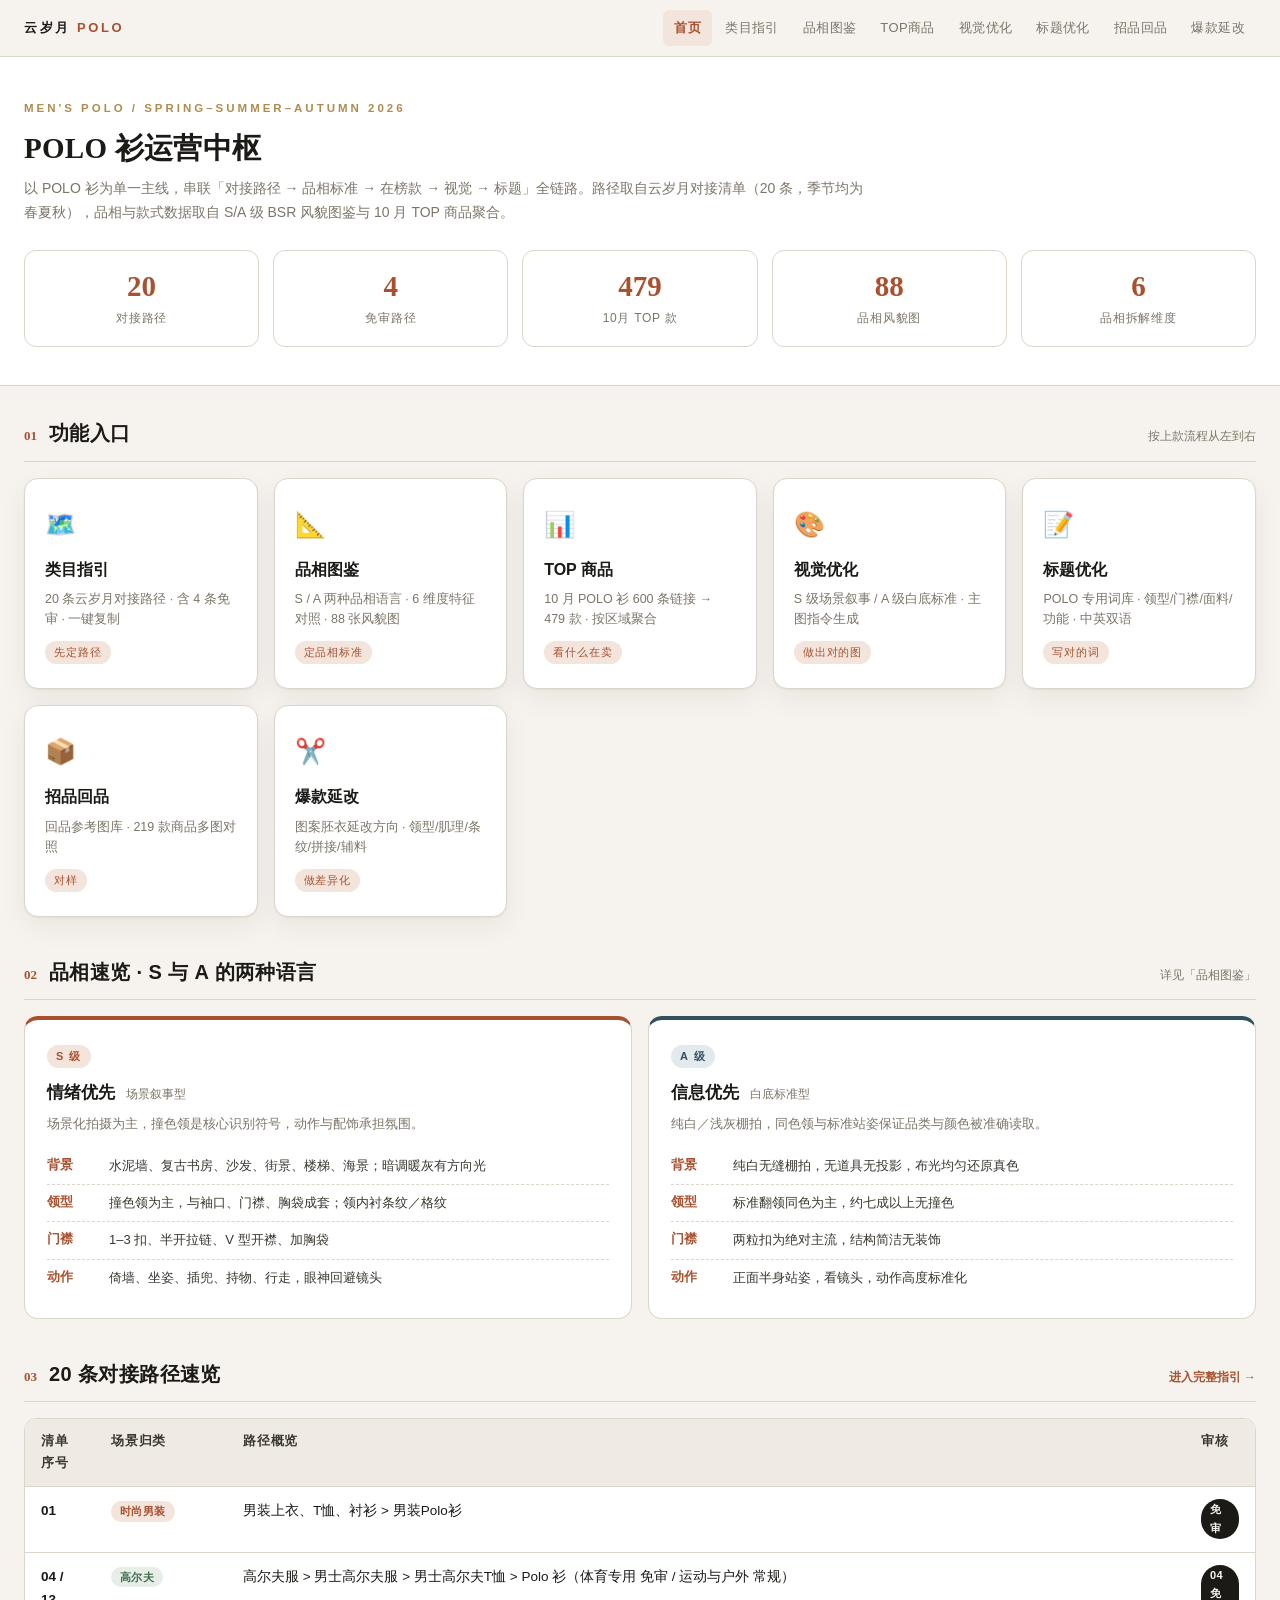
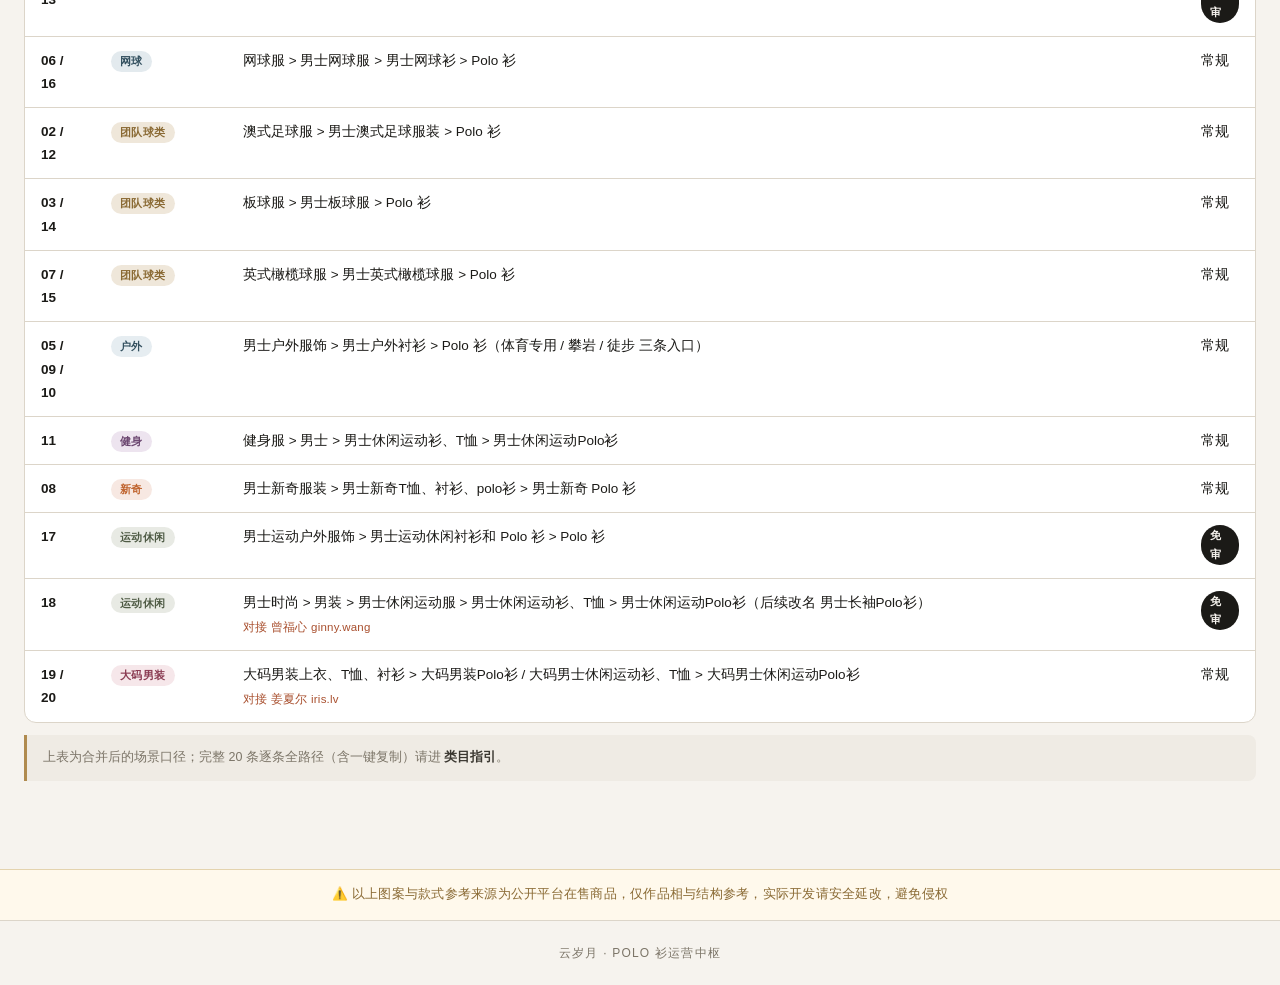
<file: index.html>
<!DOCTYPE html>
<html lang="zh-CN">
<head>
<meta charset="UTF-8">
<meta name="viewport" content="width=device-width,initial-scale=1.0">
<title>云岁月 · POLO 衫运营中枢</title>
<link rel="stylesheet" href="style.css">
</head>
<body>

<div class="ys-nav"><div class="in">
  <div class="brand">云岁月 <em>POLO</em></div>
  <div class="links">
    <a href="index.html" class="on">首页</a>
    <a href="category-guide.html">类目指引</a>
    <a href="appearance.html">品相图鉴</a>
    <a href="top-goods.html">TOP商品</a>
    <a href="visual.html">视觉优化</a>
    <a href="title.html">标题优化</a>
    <a href="recruit.html">招品回品</a>
    <a href="ideas.html">爆款延改</a>
  </div>
</div></div>

<div class="page-head"><div class="in">
  <div class="kicker">Men's Polo / Spring–Summer–Autumn 2026</div>
  <h1 class="serif">POLO 衫运营中枢</h1>
  <p class="lead">以 POLO 衫为单一主线，串联「对接路径 → 品相标准 → 在榜款 → 视觉 → 标题」全链路。路径取自云岁月对接清单（20 条，季节均为春夏秋），品相与款式数据取自 S/A 级 BSR 风貌图鉴与 10 月 TOP 商品聚合。</p>
  <div class="stats">
    <div class="stat"><div class="n">20</div><div class="l">对接路径</div></div>
    <div class="stat"><div class="n">4</div><div class="l">免审路径</div></div>
    <div class="stat"><div class="n">479</div><div class="l">10月 TOP 款</div></div>
    <div class="stat"><div class="n">88</div><div class="l">品相风貌图</div></div>
    <div class="stat"><div class="n">6</div><div class="l">品相拆解维度</div></div>
  </div>
</div></div>

<div class="container">

  <div class="section">
    <div class="section-title"><span class="no">01</span><h2>功能入口</h2><span class="hint">按上款流程从左到右</span></div>
    <div class="entrance-grid">
      <a href="category-guide.html" class="entrance-card">
        <div class="icon">🗺️</div>
        <div class="title">类目指引</div>
        <div class="desc">20 条云岁月对接路径 · 含 4 条免审 · 一键复制</div>
        <div class="tagline">先定路径</div>
      </a>
      <a href="appearance.html" class="entrance-card">
        <div class="icon">📐</div>
        <div class="title">品相图鉴</div>
        <div class="desc">S / A 两种品相语言 · 6 维度特征对照 · 88 张风貌图</div>
        <div class="tagline">定品相标准</div>
      </a>
      <a href="top-goods.html" class="entrance-card">
        <div class="icon">📊</div>
        <div class="title">TOP 商品</div>
        <div class="desc">10 月 POLO 衫 600 条链接 → 479 款 · 按区域聚合</div>
        <div class="tagline">看什么在卖</div>
      </a>
      <a href="visual.html" class="entrance-card">
        <div class="icon">🎨</div>
        <div class="title">视觉优化</div>
        <div class="desc">S 级场景叙事 / A 级白底标准 · 主图指令生成</div>
        <div class="tagline">做出对的图</div>
      </a>
      <a href="title.html" class="entrance-card">
        <div class="icon">📝</div>
        <div class="title">标题优化</div>
        <div class="desc">POLO 专用词库 · 领型/门襟/面料/功能 · 中英双语</div>
        <div class="tagline">写对的词</div>
      </a>
      <a href="recruit.html" class="entrance-card">
        <div class="icon">📦</div>
        <div class="title">招品回品</div>
        <div class="desc">回品参考图库 · 219 款商品多图对照</div>
        <div class="tagline">对样</div>
      </a>
      <a href="ideas.html" class="entrance-card">
        <div class="icon">✂️</div>
        <div class="title">爆款延改</div>
        <div class="desc">图案胚衣延改方向 · 领型/肌理/条纹/拼接/辅料</div>
        <div class="tagline">做差异化</div>
      </a>
    </div>
  </div>

  <div class="section">
    <div class="section-title"><span class="no">02</span><h2>品相速览 · S 与 A 的两种语言</h2><span class="hint">详见「品相图鉴」</span></div>
    <div class="duo">
      <div class="panel s">
        <span class="tag">S 级</span>
        <h3>情绪优先 <span>场景叙事型</span></h3>
        <p class="sum">场景化拍摄为主，撞色领是核心识别符号，动作与配饰承担氛围。</p>
        <ul class="feats">
          <li><b>背景</b><span>水泥墙、复古书房、沙发、街景、楼梯、海景；暗调暖灰有方向光</span></li>
          <li><b>领型</b><span>撞色领为主，与袖口、门襟、胸袋成套；领内衬条纹／格纹</span></li>
          <li><b>门襟</b><span>1–3 扣、半开拉链、V 型开襟、加胸袋</span></li>
          <li><b>动作</b><span>倚墙、坐姿、插兜、持物、行走，眼神回避镜头</span></li>
        </ul>
      </div>
      <div class="panel a">
        <span class="tag">A 级</span>
        <h3>信息优先 <span>白底标准型</span></h3>
        <p class="sum">纯白／浅灰棚拍，同色领与标准站姿保证品类与颜色被准确读取。</p>
        <ul class="feats">
          <li><b>背景</b><span>纯白无缝棚拍，无道具无投影，布光均匀还原真色</span></li>
          <li><b>领型</b><span>标准翻领同色为主，约七成以上无撞色</span></li>
          <li><b>门襟</b><span>两粒扣为绝对主流，结构简洁无装饰</span></li>
          <li><b>动作</b><span>正面半身站姿，看镜头，动作高度标准化</span></li>
        </ul>
      </div>
    </div>
  </div>

  <div class="section">
    <div class="section-title"><span class="no">03</span><h2>20 条对接路径速览</h2><span class="hint"><a href="category-guide.html" style="color:var(--rust);font-weight:600">进入完整指引 →</a></span></div>
    <div class="tablewrap">
      <table>
        <thead><tr><th style="width:70px">清单序号</th><th style="width:132px">场景归类</th><th>路径概览</th><th style="width:70px">审核</th></tr></thead>
        <tbody>
          <tr><td><b>01</b></td><td><span class="badge b-fashion">时尚男装</span></td><td>男装上衣、T恤、衬衫 &gt; 男装Polo衫</td><td><span class="badge b-free">免审</span></td></tr>
          <tr><td><b>04 / 13</b></td><td><span class="badge b-golf">高尔夫</span></td><td>高尔夫服 &gt; 男士高尔夫服 &gt; 男士高尔夫T恤 &gt; Polo 衫（体育专用 免审 / 运动与户外 常规）</td><td><span class="badge b-free">04 免审</span></td></tr>
          <tr><td><b>06 / 16</b></td><td><span class="badge b-tennis">网球</span></td><td>网球服 &gt; 男士网球服 &gt; 男士网球衫 &gt; Polo 衫</td><td>常规</td></tr>
          <tr><td><b>02 / 12</b></td><td><span class="badge b-team">团队球类</span></td><td>澳式足球服 &gt; 男士澳式足球服装 &gt; Polo 衫</td><td>常规</td></tr>
          <tr><td><b>03 / 14</b></td><td><span class="badge b-team">团队球类</span></td><td>板球服 &gt; 男士板球服 &gt; Polo 衫</td><td>常规</td></tr>
          <tr><td><b>07 / 15</b></td><td><span class="badge b-team">团队球类</span></td><td>英式橄榄球服 &gt; 男士英式橄榄球服 &gt; Polo 衫</td><td>常规</td></tr>
          <tr><td><b>05 / 09 / 10</b></td><td><span class="badge b-outdoor">户外</span></td><td>男士户外服饰 &gt; 男士户外衬衫 &gt; Polo 衫（体育专用 / 攀岩 / 徒步 三条入口）</td><td>常规</td></tr>
          <tr><td><b>11</b></td><td><span class="badge b-fitness">健身</span></td><td>健身服 &gt; 男士 &gt; 男士休闲运动衫、T恤 &gt; 男士休闲运动Polo衫</td><td>常规</td></tr>
          <tr><td><b>08</b></td><td><span class="badge b-novelty">新奇</span></td><td>男士新奇服装 &gt; 男士新奇T恤、衬衫、polo衫 &gt; 男士新奇 Polo 衫</td><td>常规</td></tr>
          <tr><td><b>17</b></td><td><span class="badge b-active">运动休闲</span></td><td>男士运动户外服饰 &gt; 男士运动休闲衬衫和 Polo 衫 &gt; Polo 衫</td><td><span class="badge b-free">免审</span></td></tr>
          <tr><td><b>18</b></td><td><span class="badge b-active">运动休闲</span></td><td>男士时尚 &gt; 男装 &gt; 男士休闲运动服 &gt; 男士休闲运动衫、T恤 &gt; 男士休闲运动Polo衫（后续改名 男士长袖Polo衫）<br><span class="owner-inline">对接 曾福心 ginny.wang</span></td><td><span class="badge b-free">免审</span></td></tr>
          <tr><td><b>19 / 20</b></td><td><span class="badge b-plus">大码男装</span></td><td>大码男装上衣、T恤、衬衫 &gt; 大码男装Polo衫 / 大码男士休闲运动衫、T恤 &gt; 大码男士休闲运动Polo衫<br><span class="owner-inline">对接 姜夏尔 iris.lv</span></td><td>常规</td></tr>
        </tbody>
      </table>
    </div>
    <div class="note" style="margin-top:12px">上表为合并后的场景口径；完整 20 条逐条全路径（含一键复制）请进 <b>类目指引</b>。</div>
  </div>

</div>

<div class="disclaimer">⚠️ 以上图案与款式参考来源为公开平台在售商品，仅作品相与结构参考，实际开发请安全延改，避免侵权</div>
<div class="footer">云岁月 · POLO 衫运营中枢</div>
</body>
</html>
</file>
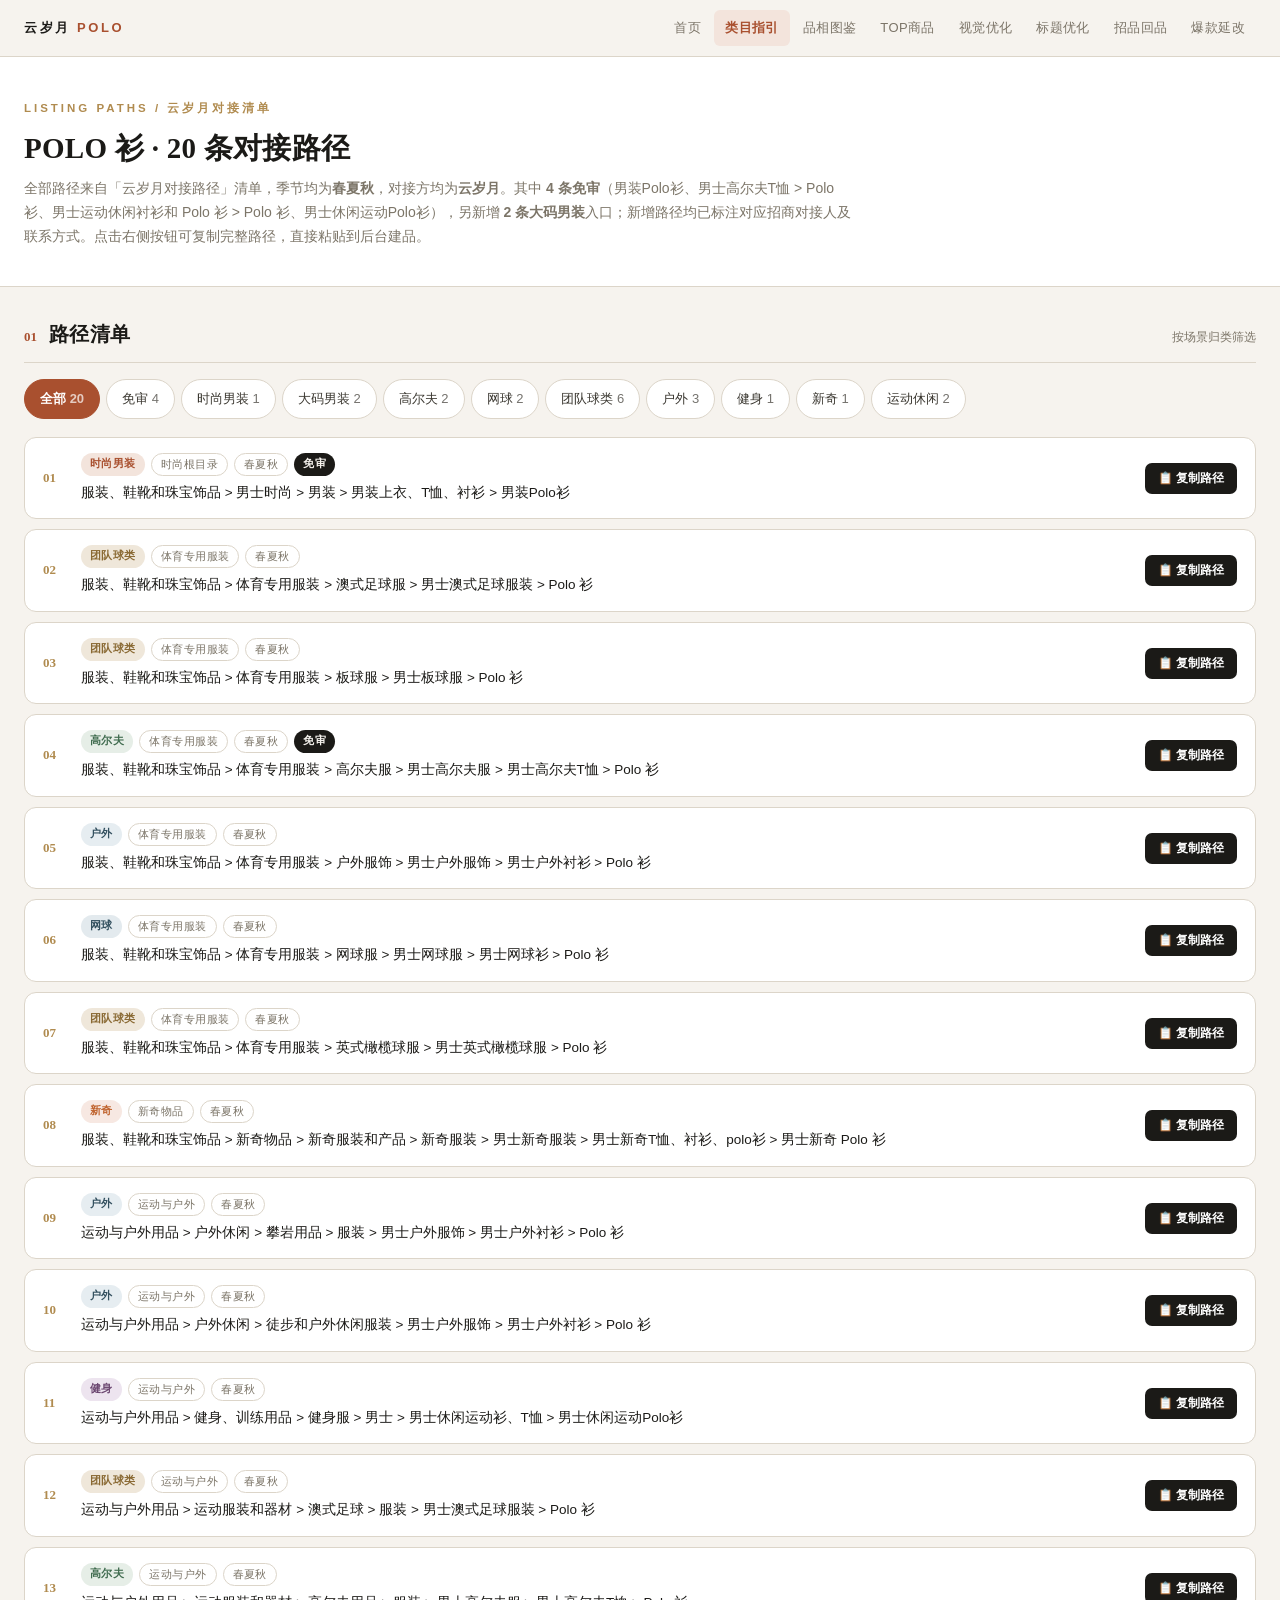
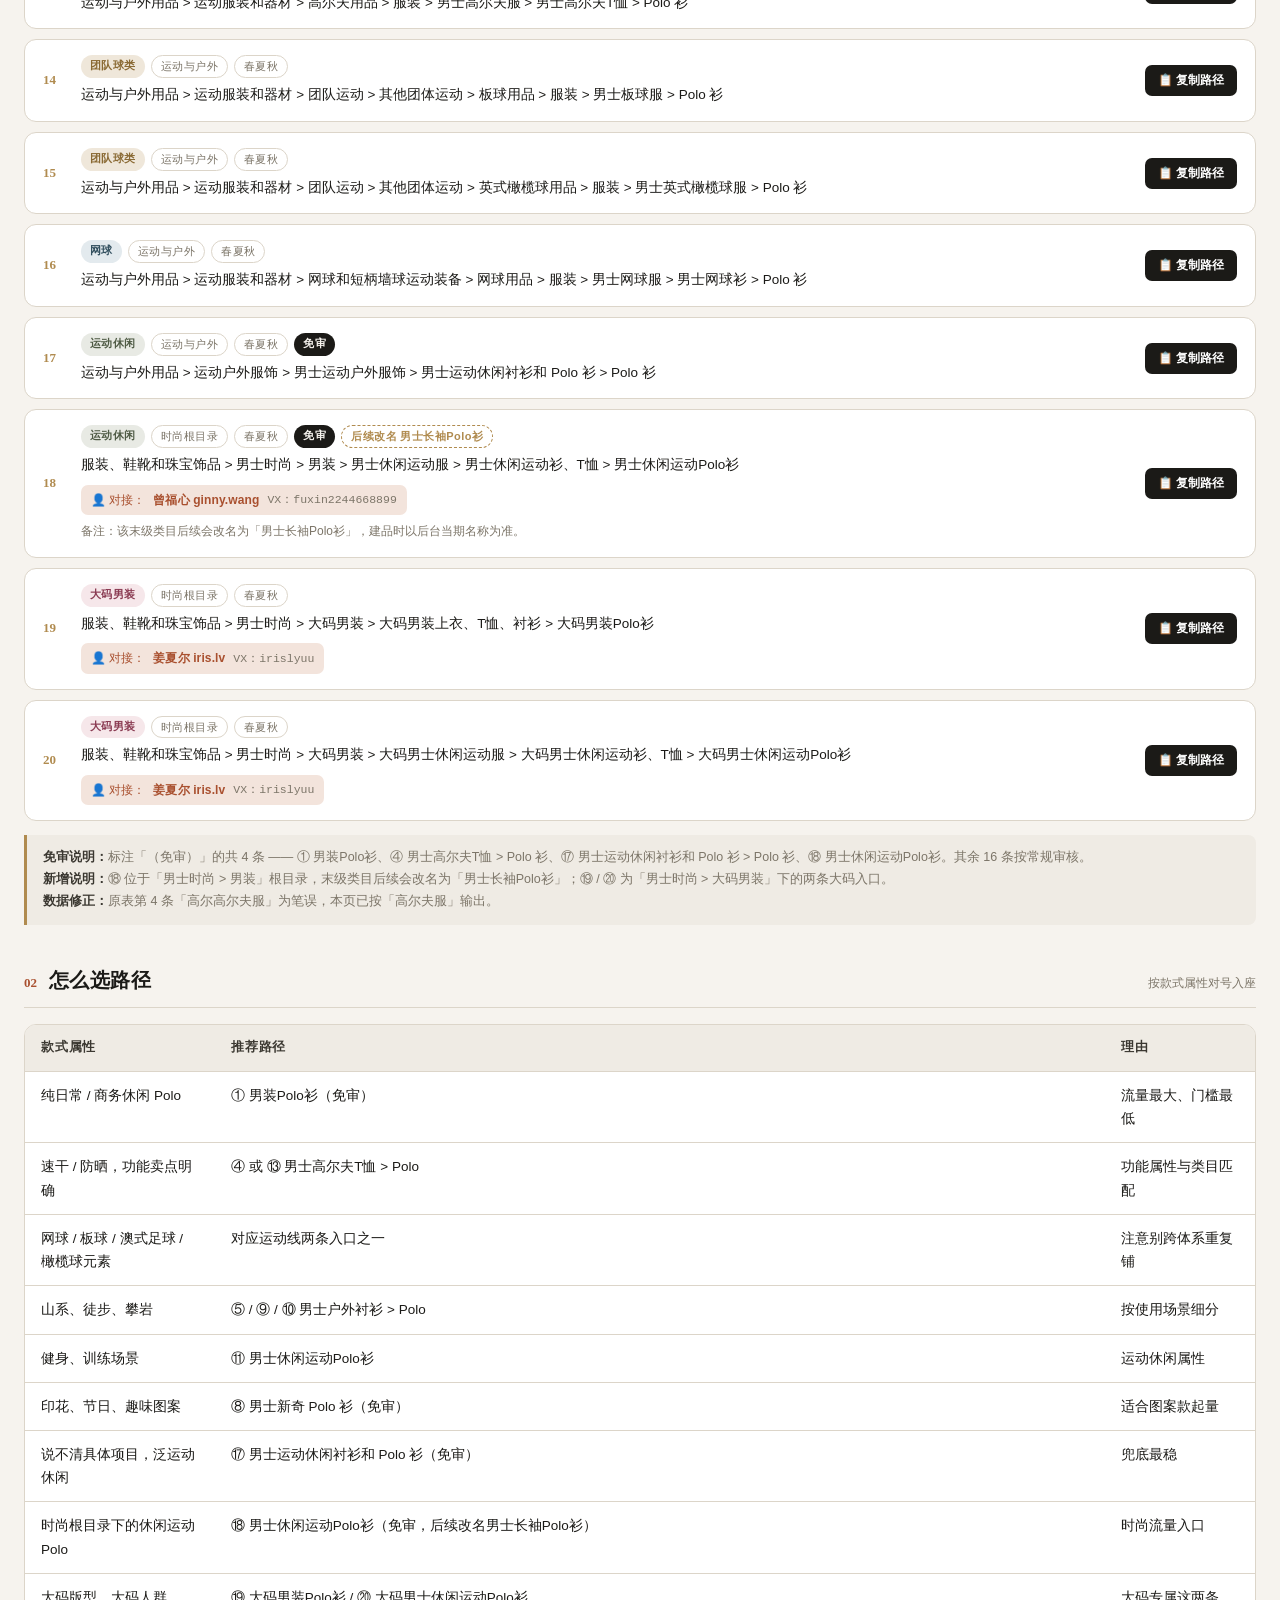
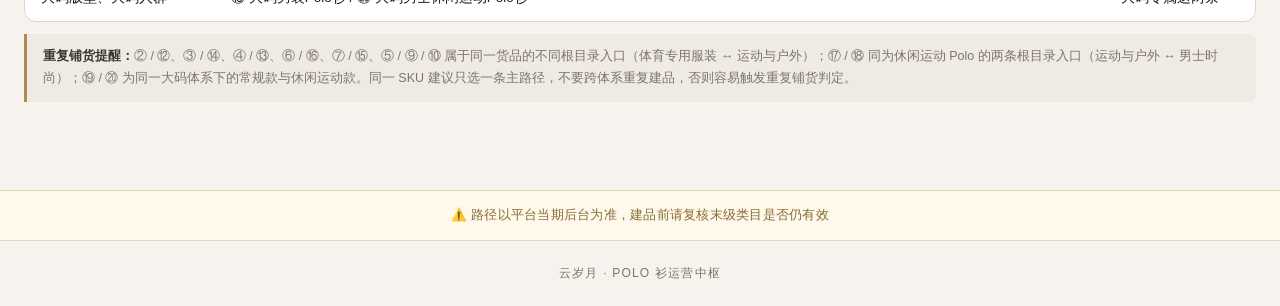
<file: category-guide.html>
<!DOCTYPE html>
<html lang="zh-CN">
<head>
<meta charset="UTF-8">
<meta name="viewport" content="width=device-width,initial-scale=1.0">
<title>类目指引 · POLO 衫对接路径</title>
<link rel="stylesheet" href="style.css">
</head>
<body>

<div class="ys-nav"><div class="in">
  <div class="brand">云岁月 <em>POLO</em></div>
  <div class="links">
    <a href="index.html">首页</a>
    <a href="category-guide.html" class="on">类目指引</a>
    <a href="appearance.html">品相图鉴</a>
    <a href="top-goods.html">TOP商品</a>
    <a href="visual.html">视觉优化</a>
    <a href="title.html">标题优化</a>
    <a href="recruit.html">招品回品</a>
    <a href="ideas.html">爆款延改</a>
  </div>
</div></div>

<div class="page-head"><div class="in">
  <div class="kicker">Listing Paths / 云岁月对接清单</div>
  <h1 class="serif">POLO 衫 · 20 条对接路径</h1>
  <p class="lead">全部路径来自「云岁月对接路径」清单，季节均为<b>春夏秋</b>，对接方均为<b>云岁月</b>。其中 <b>4 条免审</b>（男装Polo衫、男士高尔夫T恤 &gt; Polo 衫、男士运动休闲衬衫和 Polo 衫 &gt; Polo 衫、男士休闲运动Polo衫），另新增 <b>2 条大码男装</b>入口；新增路径均已标注对应招商对接人及联系方式。点击右侧按钮可复制完整路径，直接粘贴到后台建品。</p>
</div></div>

<div class="container">

  <div class="section">
    <div class="section-title"><span class="no">01</span><h2>路径清单</h2><span class="hint">按场景归类筛选</span></div>
    <div class="tabs" id="tabs"><div class="tab active" onclick="filterCat('all',this)">全部 <span style="opacity:.7">20</span></div><div class="tab" onclick="filterCat('免审',this)">免审 <span style="opacity:.7">4</span></div><div class="tab" onclick="filterCat('时尚男装',this)">时尚男装 <span style="opacity:.7">1</span></div><div class="tab" onclick="filterCat('大码男装',this)">大码男装 <span style="opacity:.7">2</span></div><div class="tab" onclick="filterCat('高尔夫',this)">高尔夫 <span style="opacity:.7">2</span></div><div class="tab" onclick="filterCat('网球',this)">网球 <span style="opacity:.7">2</span></div><div class="tab" onclick="filterCat('团队球类',this)">团队球类 <span style="opacity:.7">6</span></div><div class="tab" onclick="filterCat('户外',this)">户外 <span style="opacity:.7">3</span></div><div class="tab" onclick="filterCat('健身',this)">健身 <span style="opacity:.7">1</span></div><div class="tab" onclick="filterCat('新奇',this)">新奇 <span style="opacity:.7">1</span></div><div class="tab" onclick="filterCat('运动休闲',this)">运动休闲 <span style="opacity:.7">2</span></div></div>
    <div id="pathList">
    <div class="path-card" data-cat="时尚男装" data-free="1">
      <div class="path-no">01</div>
      <div class="path-main">
        <div class="path-meta"><span class="badge b-fashion">时尚男装</span><span class="badge b-season">时尚根目录</span><span class="badge b-season">春夏秋</span><span class="badge b-free">免审</span></div>
        <div class="path-text">服装、鞋靴和珠宝饰品 &gt; 男士时尚 &gt; 男装 &gt; 男装上衣、T恤、衬衫 &gt; 男装Polo衫</div>
      </div>
      <button class="copy-btn" data-path="服装、鞋靴和珠宝饰品 &gt; 男士时尚 &gt; 男装 &gt; 男装上衣、T恤、衬衫 &gt; 男装Polo衫" onclick="copyPath(this, this.dataset.path)">📋 复制路径</button>
    </div>
    <div class="path-card" data-cat="团队球类" data-free="0">
      <div class="path-no">02</div>
      <div class="path-main">
        <div class="path-meta"><span class="badge b-team">团队球类</span><span class="badge b-season">体育专用服装</span><span class="badge b-season">春夏秋</span></div>
        <div class="path-text">服装、鞋靴和珠宝饰品 &gt; 体育专用服装 &gt; 澳式足球服 &gt; 男士澳式足球服装 &gt; Polo 衫</div>
      </div>
      <button class="copy-btn" data-path="服装、鞋靴和珠宝饰品 &gt; 体育专用服装 &gt; 澳式足球服 &gt; 男士澳式足球服装 &gt; Polo 衫" onclick="copyPath(this, this.dataset.path)">📋 复制路径</button>
    </div>
    <div class="path-card" data-cat="团队球类" data-free="0">
      <div class="path-no">03</div>
      <div class="path-main">
        <div class="path-meta"><span class="badge b-team">团队球类</span><span class="badge b-season">体育专用服装</span><span class="badge b-season">春夏秋</span></div>
        <div class="path-text">服装、鞋靴和珠宝饰品 &gt; 体育专用服装 &gt; 板球服 &gt; 男士板球服 &gt; Polo 衫</div>
      </div>
      <button class="copy-btn" data-path="服装、鞋靴和珠宝饰品 &gt; 体育专用服装 &gt; 板球服 &gt; 男士板球服 &gt; Polo 衫" onclick="copyPath(this, this.dataset.path)">📋 复制路径</button>
    </div>
    <div class="path-card" data-cat="高尔夫" data-free="1">
      <div class="path-no">04</div>
      <div class="path-main">
        <div class="path-meta"><span class="badge b-golf">高尔夫</span><span class="badge b-season">体育专用服装</span><span class="badge b-season">春夏秋</span><span class="badge b-free">免审</span></div>
        <div class="path-text">服装、鞋靴和珠宝饰品 &gt; 体育专用服装 &gt; 高尔夫服 &gt; 男士高尔夫服 &gt; 男士高尔夫T恤 &gt; Polo 衫</div>
      </div>
      <button class="copy-btn" data-path="服装、鞋靴和珠宝饰品 &gt; 体育专用服装 &gt; 高尔夫服 &gt; 男士高尔夫服 &gt; 男士高尔夫T恤 &gt; Polo 衫" onclick="copyPath(this, this.dataset.path)">📋 复制路径</button>
    </div>
    <div class="path-card" data-cat="户外" data-free="0">
      <div class="path-no">05</div>
      <div class="path-main">
        <div class="path-meta"><span class="badge b-outdoor">户外</span><span class="badge b-season">体育专用服装</span><span class="badge b-season">春夏秋</span></div>
        <div class="path-text">服装、鞋靴和珠宝饰品 &gt; 体育专用服装 &gt; 户外服饰 &gt; 男士户外服饰 &gt; 男士户外衬衫 &gt; Polo 衫</div>
      </div>
      <button class="copy-btn" data-path="服装、鞋靴和珠宝饰品 &gt; 体育专用服装 &gt; 户外服饰 &gt; 男士户外服饰 &gt; 男士户外衬衫 &gt; Polo 衫" onclick="copyPath(this, this.dataset.path)">📋 复制路径</button>
    </div>
    <div class="path-card" data-cat="网球" data-free="0">
      <div class="path-no">06</div>
      <div class="path-main">
        <div class="path-meta"><span class="badge b-tennis">网球</span><span class="badge b-season">体育专用服装</span><span class="badge b-season">春夏秋</span></div>
        <div class="path-text">服装、鞋靴和珠宝饰品 &gt; 体育专用服装 &gt; 网球服 &gt; 男士网球服 &gt; 男士网球衫 &gt; Polo 衫</div>
      </div>
      <button class="copy-btn" data-path="服装、鞋靴和珠宝饰品 &gt; 体育专用服装 &gt; 网球服 &gt; 男士网球服 &gt; 男士网球衫 &gt; Polo 衫" onclick="copyPath(this, this.dataset.path)">📋 复制路径</button>
    </div>
    <div class="path-card" data-cat="团队球类" data-free="0">
      <div class="path-no">07</div>
      <div class="path-main">
        <div class="path-meta"><span class="badge b-team">团队球类</span><span class="badge b-season">体育专用服装</span><span class="badge b-season">春夏秋</span></div>
        <div class="path-text">服装、鞋靴和珠宝饰品 &gt; 体育专用服装 &gt; 英式橄榄球服 &gt; 男士英式橄榄球服 &gt; Polo 衫</div>
      </div>
      <button class="copy-btn" data-path="服装、鞋靴和珠宝饰品 &gt; 体育专用服装 &gt; 英式橄榄球服 &gt; 男士英式橄榄球服 &gt; Polo 衫" onclick="copyPath(this, this.dataset.path)">📋 复制路径</button>
    </div>
    <div class="path-card" data-cat="新奇" data-free="0">
      <div class="path-no">08</div>
      <div class="path-main">
        <div class="path-meta"><span class="badge b-novelty">新奇</span><span class="badge b-season">新奇物品</span><span class="badge b-season">春夏秋</span></div>
        <div class="path-text">服装、鞋靴和珠宝饰品 &gt; 新奇物品 &gt; 新奇服装和产品 &gt; 新奇服装 &gt; 男士新奇服装 &gt; 男士新奇T恤、衬衫、polo衫 &gt; 男士新奇 Polo 衫</div>
      </div>
      <button class="copy-btn" data-path="服装、鞋靴和珠宝饰品 &gt; 新奇物品 &gt; 新奇服装和产品 &gt; 新奇服装 &gt; 男士新奇服装 &gt; 男士新奇T恤、衬衫、polo衫 &gt; 男士新奇 Polo 衫" onclick="copyPath(this, this.dataset.path)">📋 复制路径</button>
    </div>
    <div class="path-card" data-cat="户外" data-free="0">
      <div class="path-no">09</div>
      <div class="path-main">
        <div class="path-meta"><span class="badge b-outdoor">户外</span><span class="badge b-season">运动与户外</span><span class="badge b-season">春夏秋</span></div>
        <div class="path-text">运动与户外用品 &gt; 户外休闲 &gt; 攀岩用品 &gt; 服装 &gt; 男士户外服饰 &gt; 男士户外衬衫 &gt; Polo 衫</div>
      </div>
      <button class="copy-btn" data-path="运动与户外用品 &gt; 户外休闲 &gt; 攀岩用品 &gt; 服装 &gt; 男士户外服饰 &gt; 男士户外衬衫 &gt; Polo 衫" onclick="copyPath(this, this.dataset.path)">📋 复制路径</button>
    </div>
    <div class="path-card" data-cat="户外" data-free="0">
      <div class="path-no">10</div>
      <div class="path-main">
        <div class="path-meta"><span class="badge b-outdoor">户外</span><span class="badge b-season">运动与户外</span><span class="badge b-season">春夏秋</span></div>
        <div class="path-text">运动与户外用品 &gt; 户外休闲 &gt; 徒步和户外休闲服装 &gt; 男士户外服饰 &gt; 男士户外衬衫 &gt; Polo 衫</div>
      </div>
      <button class="copy-btn" data-path="运动与户外用品 &gt; 户外休闲 &gt; 徒步和户外休闲服装 &gt; 男士户外服饰 &gt; 男士户外衬衫 &gt; Polo 衫" onclick="copyPath(this, this.dataset.path)">📋 复制路径</button>
    </div>
    <div class="path-card" data-cat="健身" data-free="0">
      <div class="path-no">11</div>
      <div class="path-main">
        <div class="path-meta"><span class="badge b-fitness">健身</span><span class="badge b-season">运动与户外</span><span class="badge b-season">春夏秋</span></div>
        <div class="path-text">运动与户外用品 &gt; 健身、训练用品 &gt; 健身服 &gt; 男士 &gt; 男士休闲运动衫、T恤 &gt; 男士休闲运动Polo衫</div>
      </div>
      <button class="copy-btn" data-path="运动与户外用品 &gt; 健身、训练用品 &gt; 健身服 &gt; 男士 &gt; 男士休闲运动衫、T恤 &gt; 男士休闲运动Polo衫" onclick="copyPath(this, this.dataset.path)">📋 复制路径</button>
    </div>
    <div class="path-card" data-cat="团队球类" data-free="0">
      <div class="path-no">12</div>
      <div class="path-main">
        <div class="path-meta"><span class="badge b-team">团队球类</span><span class="badge b-season">运动与户外</span><span class="badge b-season">春夏秋</span></div>
        <div class="path-text">运动与户外用品 &gt; 运动服装和器材 &gt; 澳式足球 &gt; 服装 &gt; 男士澳式足球服装 &gt; Polo 衫</div>
      </div>
      <button class="copy-btn" data-path="运动与户外用品 &gt; 运动服装和器材 &gt; 澳式足球 &gt; 服装 &gt; 男士澳式足球服装 &gt; Polo 衫" onclick="copyPath(this, this.dataset.path)">📋 复制路径</button>
    </div>
    <div class="path-card" data-cat="高尔夫" data-free="0">
      <div class="path-no">13</div>
      <div class="path-main">
        <div class="path-meta"><span class="badge b-golf">高尔夫</span><span class="badge b-season">运动与户外</span><span class="badge b-season">春夏秋</span></div>
        <div class="path-text">运动与户外用品 &gt; 运动服装和器材 &gt; 高尔夫用品 &gt; 服装 &gt; 男士高尔夫服 &gt; 男士高尔夫T恤 &gt; Polo 衫</div>
      </div>
      <button class="copy-btn" data-path="运动与户外用品 &gt; 运动服装和器材 &gt; 高尔夫用品 &gt; 服装 &gt; 男士高尔夫服 &gt; 男士高尔夫T恤 &gt; Polo 衫" onclick="copyPath(this, this.dataset.path)">📋 复制路径</button>
    </div>
    <div class="path-card" data-cat="团队球类" data-free="0">
      <div class="path-no">14</div>
      <div class="path-main">
        <div class="path-meta"><span class="badge b-team">团队球类</span><span class="badge b-season">运动与户外</span><span class="badge b-season">春夏秋</span></div>
        <div class="path-text">运动与户外用品 &gt; 运动服装和器材 &gt; 团队运动 &gt; 其他团体运动 &gt; 板球用品 &gt; 服装 &gt; 男士板球服 &gt; Polo 衫</div>
      </div>
      <button class="copy-btn" data-path="运动与户外用品 &gt; 运动服装和器材 &gt; 团队运动 &gt; 其他团体运动 &gt; 板球用品 &gt; 服装 &gt; 男士板球服 &gt; Polo 衫" onclick="copyPath(this, this.dataset.path)">📋 复制路径</button>
    </div>
    <div class="path-card" data-cat="团队球类" data-free="0">
      <div class="path-no">15</div>
      <div class="path-main">
        <div class="path-meta"><span class="badge b-team">团队球类</span><span class="badge b-season">运动与户外</span><span class="badge b-season">春夏秋</span></div>
        <div class="path-text">运动与户外用品 &gt; 运动服装和器材 &gt; 团队运动 &gt; 其他团体运动 &gt; 英式橄榄球用品 &gt; 服装 &gt; 男士英式橄榄球服 &gt; Polo 衫</div>
      </div>
      <button class="copy-btn" data-path="运动与户外用品 &gt; 运动服装和器材 &gt; 团队运动 &gt; 其他团体运动 &gt; 英式橄榄球用品 &gt; 服装 &gt; 男士英式橄榄球服 &gt; Polo 衫" onclick="copyPath(this, this.dataset.path)">📋 复制路径</button>
    </div>
    <div class="path-card" data-cat="网球" data-free="0">
      <div class="path-no">16</div>
      <div class="path-main">
        <div class="path-meta"><span class="badge b-tennis">网球</span><span class="badge b-season">运动与户外</span><span class="badge b-season">春夏秋</span></div>
        <div class="path-text">运动与户外用品 &gt; 运动服装和器材 &gt; 网球和短柄墙球运动装备 &gt; 网球用品 &gt; 服装 &gt; 男士网球服 &gt; 男士网球衫 &gt; Polo 衫</div>
      </div>
      <button class="copy-btn" data-path="运动与户外用品 &gt; 运动服装和器材 &gt; 网球和短柄墙球运动装备 &gt; 网球用品 &gt; 服装 &gt; 男士网球服 &gt; 男士网球衫 &gt; Polo 衫" onclick="copyPath(this, this.dataset.path)">📋 复制路径</button>
    </div>
    <div class="path-card" data-cat="运动休闲" data-free="1">
      <div class="path-no">17</div>
      <div class="path-main">
        <div class="path-meta"><span class="badge b-active">运动休闲</span><span class="badge b-season">运动与户外</span><span class="badge b-season">春夏秋</span><span class="badge b-free">免审</span></div>
        <div class="path-text">运动与户外用品 &gt; 运动户外服饰 &gt; 男士运动户外服饰 &gt; 男士运动休闲衬衫和 Polo 衫 &gt; Polo 衫</div>
      </div>
      <button class="copy-btn" data-path="运动与户外用品 &gt; 运动户外服饰 &gt; 男士运动户外服饰 &gt; 男士运动休闲衬衫和 Polo 衫 &gt; Polo 衫" onclick="copyPath(this, this.dataset.path)">📋 复制路径</button>
    </div>
    <div class="path-card" data-cat="运动休闲" data-free="1">
      <div class="path-no">18</div>
      <div class="path-main">
        <div class="path-meta"><span class="badge b-active">运动休闲</span><span class="badge b-season">时尚根目录</span><span class="badge b-season">春夏秋</span><span class="badge b-free">免审</span><span class="badge b-note">后续改名 男士长袖Polo衫</span></div>
        <div class="path-text">服装、鞋靴和珠宝饰品 &gt; 男士时尚 &gt; 男装 &gt; 男士休闲运动服 &gt; 男士休闲运动衫、T恤 &gt; 男士休闲运动Polo衫</div>
        <div class="path-owner">👤 对接：<b>曾福心 ginny.wang</b><span class="vx">VX：fuxin2244668899</span></div>
        <div class="path-sub">备注：该末级类目后续会改名为「男士长袖Polo衫」，建品时以后台当期名称为准。</div>
      </div>
      <button class="copy-btn" data-path="服装、鞋靴和珠宝饰品 &gt; 男士时尚 &gt; 男装 &gt; 男士休闲运动服 &gt; 男士休闲运动衫、T恤 &gt; 男士休闲运动Polo衫" onclick="copyPath(this, this.dataset.path)">📋 复制路径</button>
    </div>
    <div class="path-card" data-cat="大码男装" data-free="0">
      <div class="path-no">19</div>
      <div class="path-main">
        <div class="path-meta"><span class="badge b-plus">大码男装</span><span class="badge b-season">时尚根目录</span><span class="badge b-season">春夏秋</span></div>
        <div class="path-text">服装、鞋靴和珠宝饰品 &gt; 男士时尚 &gt; 大码男装 &gt; 大码男装上衣、T恤、衬衫 &gt; 大码男装Polo衫</div>
        <div class="path-owner">👤 对接：<b>姜夏尔 iris.lv</b><span class="vx">VX：irislyuu</span></div>
              </div>
      <button class="copy-btn" data-path="服装、鞋靴和珠宝饰品 &gt; 男士时尚 &gt; 大码男装 &gt; 大码男装上衣、T恤、衬衫 &gt; 大码男装Polo衫" onclick="copyPath(this, this.dataset.path)">📋 复制路径</button>
    </div>
    <div class="path-card" data-cat="大码男装" data-free="0">
      <div class="path-no">20</div>
      <div class="path-main">
        <div class="path-meta"><span class="badge b-plus">大码男装</span><span class="badge b-season">时尚根目录</span><span class="badge b-season">春夏秋</span></div>
        <div class="path-text">服装、鞋靴和珠宝饰品 &gt; 男士时尚 &gt; 大码男装 &gt; 大码男士休闲运动服 &gt; 大码男士休闲运动衫、T恤 &gt; 大码男士休闲运动Polo衫</div>
        <div class="path-owner">👤 对接：<b>姜夏尔 iris.lv</b><span class="vx">VX：irislyuu</span></div>
              </div>
      <button class="copy-btn" data-path="服装、鞋靴和珠宝饰品 &gt; 男士时尚 &gt; 大码男装 &gt; 大码男士休闲运动服 &gt; 大码男士休闲运动衫、T恤 &gt; 大码男士休闲运动Polo衫" onclick="copyPath(this, this.dataset.path)">📋 复制路径</button>
    </div>
    </div>
    <div id="emptyTip" style="display:none;text-align:center;color:var(--muted);padding:40px 0;font-size:13px">该分类暂无路径</div>
    <div class="note" style="margin-top:14px">
      <b>免审说明：</b>标注「（免审）」的共 4 条 —— ① 男装Polo衫、④ 男士高尔夫T恤 &gt; Polo 衫、⑰ 男士运动休闲衬衫和 Polo 衫 &gt; Polo 衫、⑱ 男士休闲运动Polo衫。其余 16 条按常规审核。<br>
      <b>新增说明：</b>⑱ 位于「男士时尚 &gt; 男装」根目录，末级类目后续会改名为「男士长袖Polo衫」；⑲ / ⑳ 为「男士时尚 &gt; 大码男装」下的两条大码入口。<br>
      <b>数据修正：</b>原表第 4 条「高尔高尔夫服」为笔误，本页已按「高尔夫服」输出。
    </div>
  </div>

  <div class="section">
    <div class="section-title"><span class="no">02</span><h2>怎么选路径</h2><span class="hint">按款式属性对号入座</span></div>
    <div class="tablewrap">
      <table>
        <thead><tr><th style="width:190px">款式属性</th><th>推荐路径</th><th style="width:150px">理由</th></tr></thead>
        <tbody>
          <tr><td>纯日常 / 商务休闲 Polo</td><td>① 男装Polo衫（免审）</td><td>流量最大、门槛最低</td></tr>
          <tr><td>速干 / 防晒，功能卖点明确</td><td>④ 或 ⑬ 男士高尔夫T恤 &gt; Polo</td><td>功能属性与类目匹配</td></tr>
          <tr><td>网球 / 板球 / 澳式足球 / 橄榄球元素</td><td>对应运动线两条入口之一</td><td>注意别跨体系重复铺</td></tr>
          <tr><td>山系、徒步、攀岩</td><td>⑤ / ⑨ / ⑩ 男士户外衬衫 &gt; Polo</td><td>按使用场景细分</td></tr>
          <tr><td>健身、训练场景</td><td>⑪ 男士休闲运动Polo衫</td><td>运动休闲属性</td></tr>
          <tr><td>印花、节日、趣味图案</td><td>⑧ 男士新奇 Polo 衫（免审）</td><td>适合图案款起量</td></tr>
          <tr><td>说不清具体项目，泛运动休闲</td><td>⑰ 男士运动休闲衬衫和 Polo 衫（免审）</td><td>兜底最稳</td></tr>
          <tr><td>时尚根目录下的休闲运动 Polo</td><td>⑱ 男士休闲运动Polo衫（免审，后续改名男士长袖Polo衫）</td><td>时尚流量入口</td></tr>
          <tr><td>大码版型、大码人群</td><td>⑲ 大码男装Polo衫 / ⑳ 大码男士休闲运动Polo衫</td><td>大码专属这两条</td></tr>
        </tbody>
      </table>
    </div>
    <div class="note" style="margin-top:12px">
      <b>重复铺货提醒：</b>② / ⑫、③ / ⑭、④ / ⑬、⑥ / ⑯、⑦ / ⑮、⑤ / ⑨ / ⑩ 属于同一货品的不同根目录入口（体育专用服装 ↔ 运动与户外）；⑰ / ⑱ 同为休闲运动 Polo 的两条根目录入口（运动与户外 ↔ 男士时尚）；⑲ / ⑳ 为同一大码体系下的常规款与休闲运动款。同一 SKU 建议只选一条主路径，不要跨体系重复建品，否则容易触发重复铺货判定。
    </div>
  </div>

</div>

<div class="disclaimer">⚠️ 路径以平台当期后台为准，建品前请复核末级类目是否仍有效</div>
<div class="footer">云岁月 · POLO 衫运营中枢</div>

<script>
function copyPath(btn, text){
  var done = function(){
    var old = btn.innerHTML;
    btn.innerHTML = '✅ 已复制';
    btn.classList.add('copied');
    setTimeout(function(){ btn.innerHTML = old; btn.classList.remove('copied'); }, 1800);
  };
  if(navigator.clipboard && navigator.clipboard.writeText){
    navigator.clipboard.writeText(text).then(done).catch(function(){ fallback(text, done); });
  } else { fallback(text, done); }
}
function fallback(text, done){
  var ta = document.createElement('textarea');
  ta.value = text; ta.style.position='fixed'; ta.style.opacity='0';
  document.body.appendChild(ta); ta.select();
  try{ document.execCommand('copy'); done(); }catch(e){ alert('复制失败，请手动选择路径文本'); }
  document.body.removeChild(ta);
}
function filterCat(cat, tab){
  document.querySelectorAll('#tabs .tab').forEach(function(t){ t.classList.remove('active'); });
  tab.classList.add('active');
  var shown = 0;
  document.querySelectorAll('#pathList .path-card').forEach(function(c){
    var ok = cat === 'all' || (cat === '免审' ? c.dataset.free === '1' : c.dataset.cat === cat);
    c.style.display = ok ? '' : 'none';
    if(ok) shown++;
  });
  document.getElementById('emptyTip').style.display = shown ? 'none' : 'block';
}
</script>
</body>
</html>
</file>
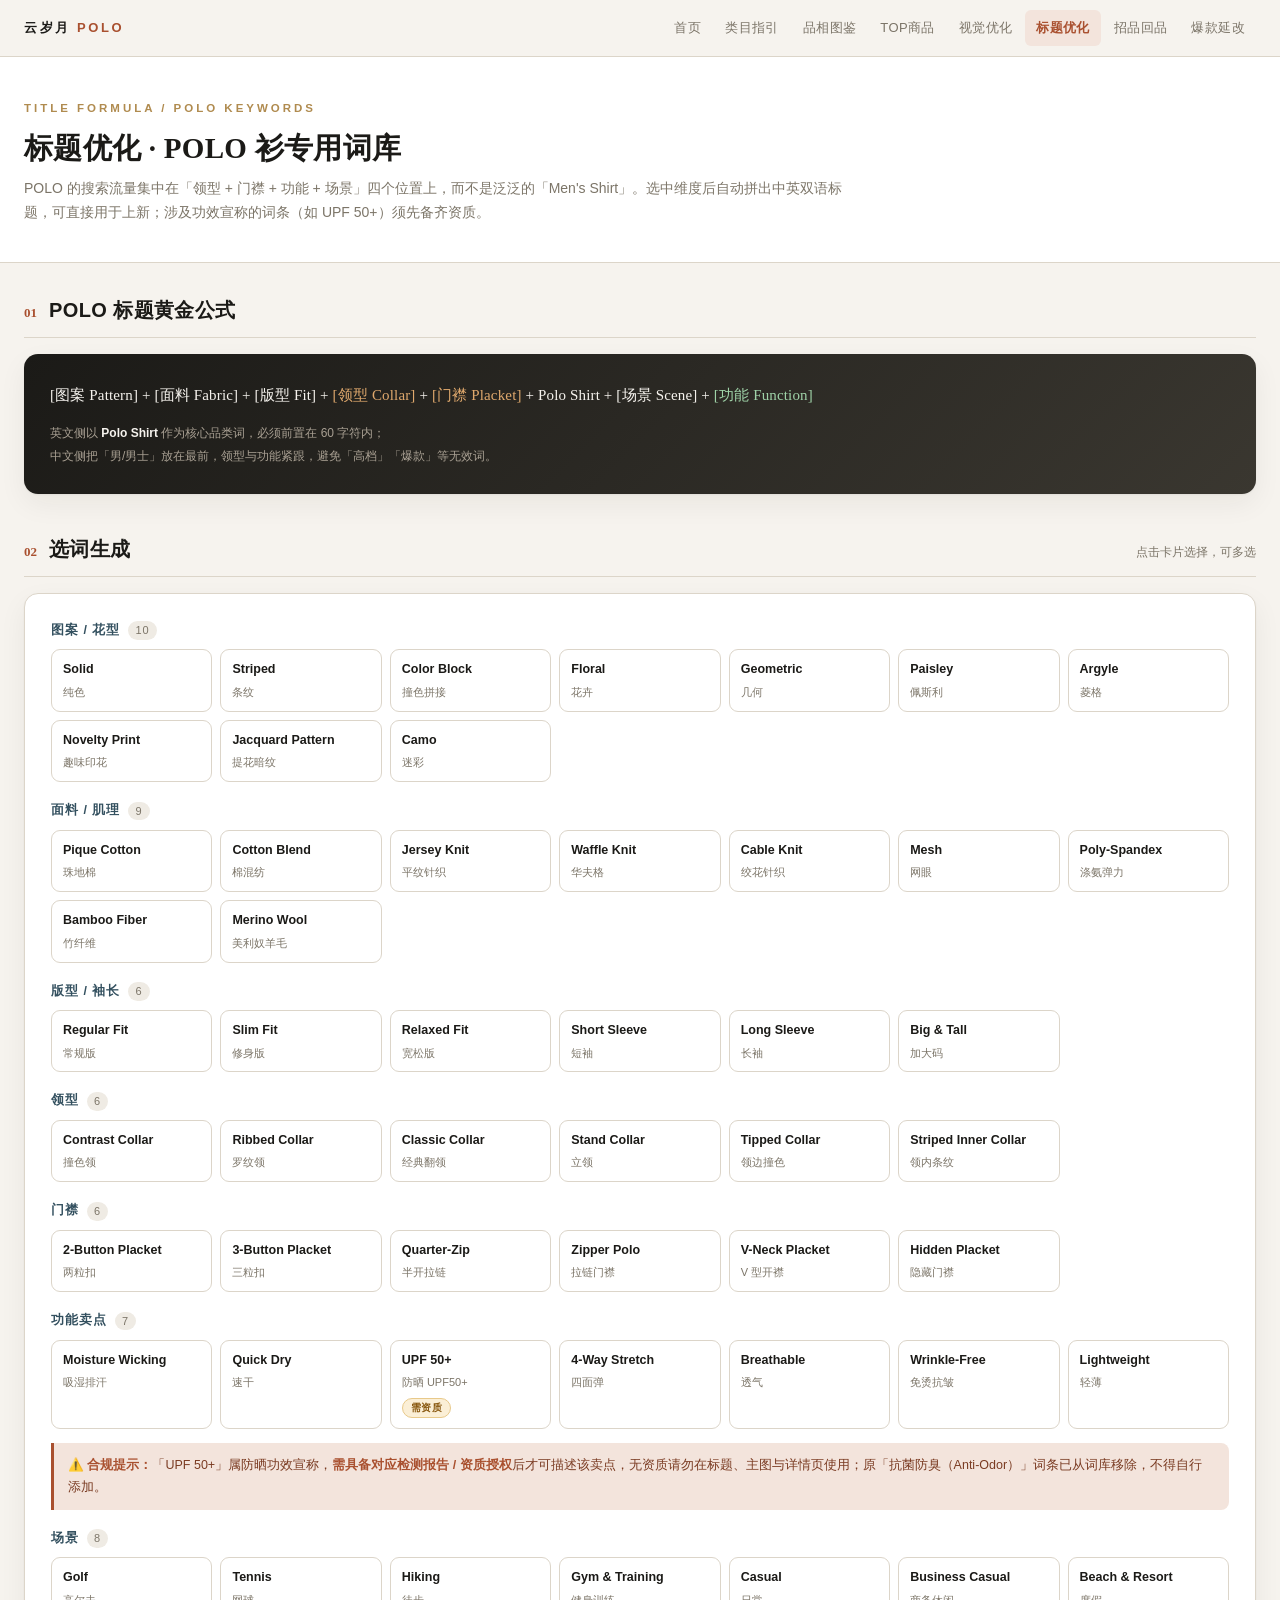
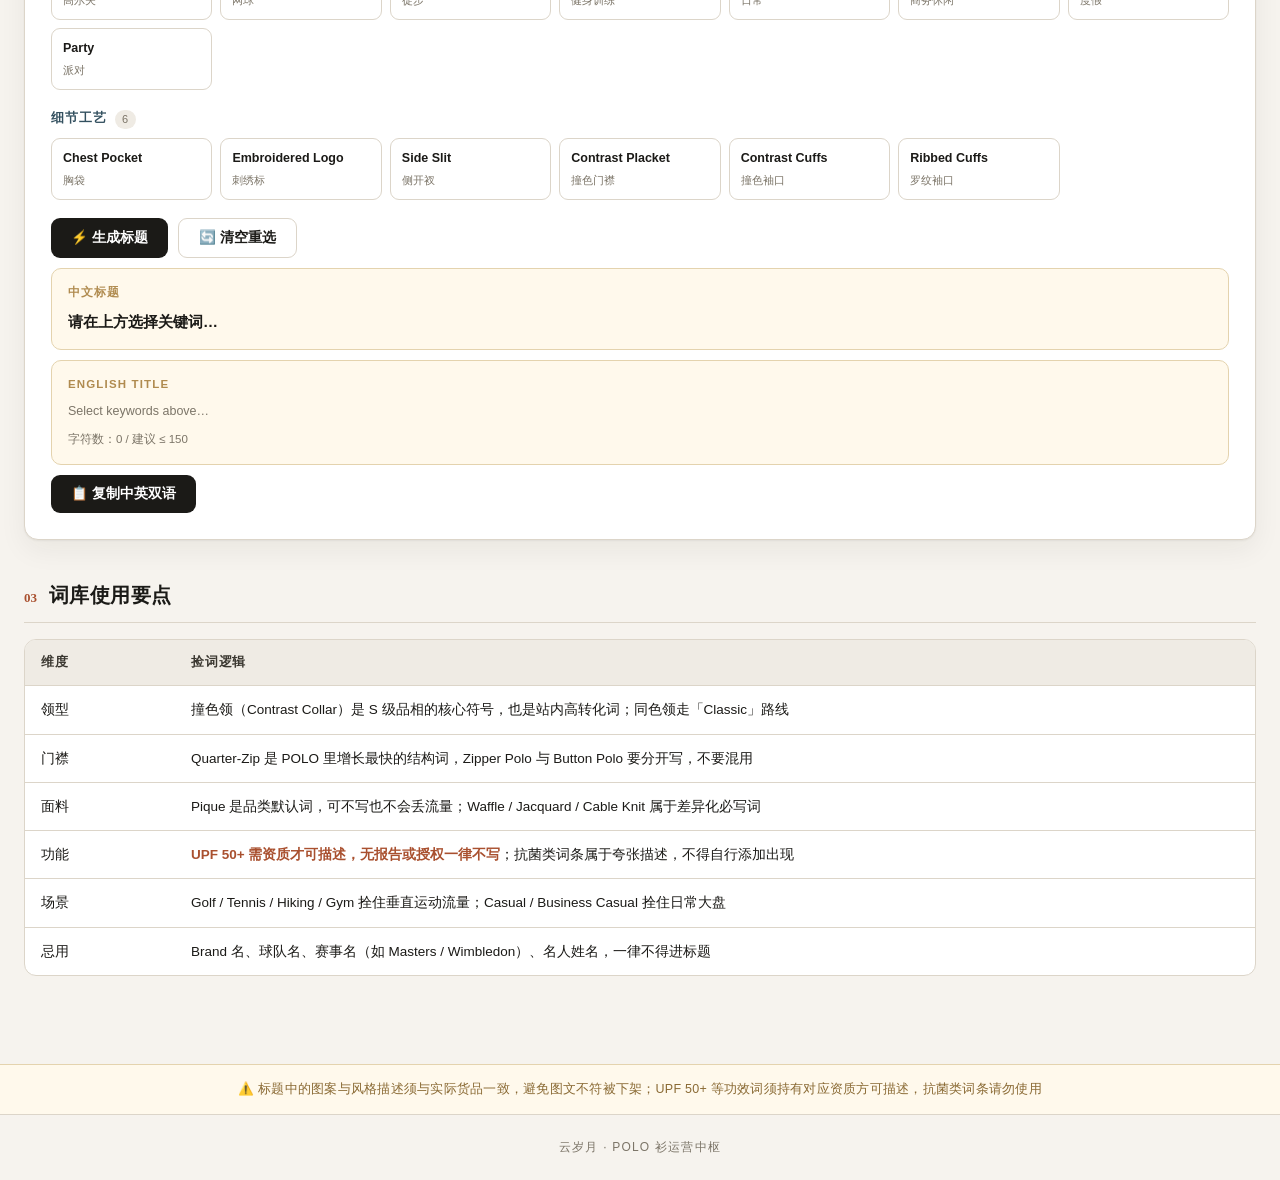
<file: title.html>
<!DOCTYPE html>
<html lang="zh-CN">
<head>
<meta charset="UTF-8">
<meta name="viewport" content="width=device-width,initial-scale=1.0">
<title>标题优化 · POLO 衫词库</title>
<link rel="stylesheet" href="style.css">
</head>
<body>

<div class="ys-nav"><div class="in">
  <div class="brand">云岁月 <em>POLO</em></div>
  <div class="links">
    <a href="index.html">首页</a>
    <a href="category-guide.html">类目指引</a>
    <a href="appearance.html">品相图鉴</a>
    <a href="top-goods.html">TOP商品</a>
    <a href="visual.html">视觉优化</a>
    <a href="title.html" class="on">标题优化</a>
    <a href="recruit.html">招品回品</a>
    <a href="ideas.html">爆款延改</a>
  </div>
</div></div>

<div class="page-head"><div class="in">
  <div class="kicker">Title Formula / Polo Keywords</div>
  <h1 class="serif">标题优化 · POLO 衫专用词库</h1>
  <p class="lead">POLO 的搜索流量集中在「领型 + 门襟 + 功能 + 场景」四个位置上，而不是泛泛的「Men's Shirt」。选中维度后自动拼出中英双语标题，可直接用于上新；涉及功效宣称的词条（如 UPF 50+）须先备齐资质。</p>
</div></div>

<div class="container">

  <div class="section">
    <div class="section-title"><span class="no">01</span><h2>POLO 标题黄金公式</h2></div>
    <div class="card" style="background:linear-gradient(135deg,#1B1A17,#3A3730);color:#F6F3EE;border:none">
      <div style="font-family:Georgia,serif;font-size:15px;line-height:2.1;letter-spacing:.01em">
        [图案 Pattern] + [面料 Fabric] + [版型 Fit] + <span style="color:#E0A96D">[领型 Collar]</span> + <span style="color:#E0A96D">[门襟 Placket]</span> + Polo Shirt + [场景 Scene] + <span style="color:#9FD3A8">[功能 Function]</span>
      </div>
      <div style="font-size:12px;color:#A9A093;margin-top:10px;line-height:1.9">
        英文侧以 <b style="color:#F6F3EE">Polo Shirt</b> 作为核心品类词，必须前置在 60 字符内；<br>
        中文侧把「男/男士」放在最前，领型与功能紧跟，避免「高档」「爆款」等无效词。
      </div>
    </div>
  </div>

  <div class="section">
    <div class="section-title"><span class="no">02</span><h2>选词生成</h2><span class="hint">点击卡片选择，可多选</span></div>
    <div class="card">
      <div id="kwArea"></div>
      <div style="display:flex;gap:10px;flex-wrap:wrap;margin-top:8px">
        <button class="btn" onclick="build()">⚡ 生成标题</button>
        <button class="btn btn-outline" onclick="reset()">🔄 清空重选</button>
      </div>

      <div class="title-result">
        <div style="font-size:11.5px;letter-spacing:.1em;color:var(--gold);font-weight:700;margin-bottom:6px">中文标题</div>
        <div class="cn" id="outCN">请在上方选择关键词…</div>
      </div>
      <div class="title-result">
        <div style="font-size:11.5px;letter-spacing:.1em;color:var(--gold);font-weight:700;margin-bottom:6px">ENGLISH TITLE</div>
        <div class="en" id="outEN" style="font-style:normal">Select keywords above…</div>
        <div style="font-size:11.5px;color:var(--muted);margin-top:8px">字符数：<span id="len">0</span> / 建议 ≤ 150</div>
      </div>
      <button class="btn" onclick="copyT()">📋 复制中英双语</button>
    </div>
  </div>

  <div class="section">
    <div class="section-title"><span class="no">03</span><h2>词库使用要点</h2></div>
    <div class="tablewrap">
      <table>
        <thead><tr><th style="width:150px">维度</th><th>捡词逻辑</th></tr></thead>
        <tbody>
          <tr><td>领型</td><td>撞色领（Contrast Collar）是 S 级品相的核心符号，也是站内高转化词；同色领走「Classic」路线</td></tr>
          <tr><td>门襟</td><td>Quarter-Zip 是 POLO 里增长最快的结构词，Zipper Polo 与 Button Polo 要分开写，不要混用</td></tr>
          <tr><td>面料</td><td>Pique 是品类默认词，可不写也不会丢流量；Waffle / Jacquard / Cable Knit 属于差异化必写词</td></tr>
          <tr><td>功能</td><td><b style="color:var(--rust)">UPF 50+ 需资质才可描述，无报告或授权一律不写</b>；抗菌类词条属于夸张描述，不得自行添加出现</td></tr>
          <tr><td>场景</td><td>Golf / Tennis / Hiking / Gym 拴住垂直运动流量；Casual / Business Casual 拴住日常大盘</td></tr>
          <tr><td>忌用</td><td>Brand 名、球队名、赛事名（如 Masters / Wimbledon）、名人姓名，一律不得进标题</td></tr>
        </tbody>
      </table>
    </div>
  </div>

</div>

<div class="disclaimer">⚠️ 标题中的图案与风格描述须与实际货品一致，避免图文不符被下架；UPF 50+ 等功效词须持有对应资质方可描述，抗菌类词条请勿使用</div>
<div class="footer">云岁月 · POLO 衫运营中枢</div>

<script>
var DIMS = [
  {key:'pattern', label:'图案 / 花型', items:[
    ['Solid','纯色'],['Striped','条纹'],['Color Block','撞色拼接'],['Floral','花卉'],
    ['Geometric','几何'],['Paisley','佩斯利'],['Argyle','菱格'],['Novelty Print','趣味印花'],
    ['Jacquard Pattern','提花暗纹'],['Camo','迷彩']
  ]},
  {key:'fabric', label:'面料 / 肌理', items:[
    ['Pique Cotton','珠地棉'],['Cotton Blend','棉混纺'],['Jersey Knit','平纹针织'],
    ['Waffle Knit','华夫格'],['Cable Knit','绞花针织'],['Mesh','网眼'],
    ['Poly-Spandex','涤氨弹力'],['Bamboo Fiber','竹纤维'],['Merino Wool','美利奴羊毛']
  ]},
  {key:'fit', label:'版型 / 袖长', items:[
    ['Regular Fit','常规版'],['Slim Fit','修身版'],['Relaxed Fit','宽松版'],
    ['Short Sleeve','短袖'],['Long Sleeve','长袖'],['Big & Tall','加大码']
  ]},
  {key:'collar', label:'领型', items:[
    ['Contrast Collar','撞色领'],['Ribbed Collar','罗纹领'],['Classic Collar','经典翻领'],
    ['Stand Collar','立领'],['Tipped Collar','领边撞色'],['Striped Inner Collar','领内条纹']
  ]},
  {key:'placket', label:'门襟', items:[
    ['2-Button Placket','两粒扣'],['3-Button Placket','三粒扣'],['Quarter-Zip','半开拉链'],
    ['Zipper Polo','拉链门襟'],['V-Neck Placket','V 型开襟'],['Hidden Placket','隐藏门襟']
  ]},
  {key:'function', label:'功能卖点', items:[
    ['Moisture Wicking','吸湿排汗'],['Quick Dry','速干'],
    ['UPF 50+','防晒 UPF50+','需资质'],['4-Way Stretch','四面弹'],
    ['Breathable','透气'],['Wrinkle-Free','免烫抗皱'],['Lightweight','轻薄']
  ]},
  {key:'scene', label:'场景', items:[
    ['Golf','高尔夫'],['Tennis','网球'],['Hiking','徒步'],['Gym & Training','健身训练'],
    ['Casual','日常'],['Business Casual','商务休闲'],['Beach & Resort','度假'],['Party','派对']
  ]},
  {key:'detail', label:'细节工艺', items:[
    ['Chest Pocket','胸袋'],['Embroidered Logo','刺绣标'],['Side Slit','侧开衩'],
    ['Contrast Placket','撞色门襟'],['Contrast Cuffs','撞色袖口'],['Ribbed Cuffs','罗纹袖口']
  ]}
];

var sel = {};
(function init(){
  var area = document.getElementById('kwArea');
  DIMS.forEach(function(d){
    sel[d.key] = [];
    var sec = document.createElement('div');
    sec.className = 'kw-section';
    var h = document.createElement('h4');
    h.innerHTML = d.label + ' <span class="count">' + d.items.length + '</span>';
    sec.appendChild(h);
    var grid = document.createElement('div');
    grid.className = 'kw-grid';
    d.items.forEach(function(it){
      var c = document.createElement('div');
      c.className = 'kw-card';
      c.innerHTML = '<span class="kw-en">' + it[0] + '</span><span class="kw-cn">' + it[1] + '</span>'
        + (it[2] ? '<span class="kw-req">' + it[2] + '</span>' : '');
      c.onclick = function(){
        var i = sel[d.key].indexOf(it[0]);
        if(i >= 0){ sel[d.key].splice(i,1); c.classList.remove('selected'); }
        else { sel[d.key].push(it[0]); c.classList.add('selected'); }
      };
      grid.appendChild(c);
    });
    sec.appendChild(grid);
    if(d.key === 'function'){
      var tip = document.createElement('div');
      tip.className = 'kw-tip';
      tip.innerHTML = '⚠️ <b>合规提示：</b>「UPF 50+」属防晒功效宣称，<b>需具备对应检测报告 / 资质授权</b>后才可描述该卖点，无资质请勿在标题、主图与详情页使用；原「抗菌防臭（Anti-Odor）」词条已从词库移除，不得自行添加。';
      sec.appendChild(tip);
    }
    area.appendChild(sec);
  });
})();

function maps(key){
  var d = DIMS.filter(function(x){return x.key===key})[0];
  return sel[key].map(function(n){ return d.items.filter(function(i){return i[0]===n})[0]; });
}
function en(key){ return maps(key).map(function(x){return x[0]}); }
function cn(key){ return maps(key).map(function(x){return x[1]}); }

function build(){
  var P = en('pattern'), F = en('fabric'), FT = en('fit'), C = en('collar'),
      PL = en('placket'), FN = en('function'), S = en('scene'), D = en('detail');
  var head = [];
  if(P.length) head.push(P.join(' '));
  if(F.length) head.push(F.join(' '));
  if(FT.length) head.push(FT.join(' '));
  var enTitle = (head.length ? head.join(' ') + ' ' : '') + 'Polo Shirt';
  var tail = [];
  if(C.length) tail.push(C.join(' '));
  if(PL.length) tail.push(PL.join(' '));
  if(D.length) tail.push(D.join(' '));
  if(S.length) tail.push('for ' + S.join(' & '));
  if(FN.length) tail.push(FN.join(' '));
  if(tail.length) enTitle += ', ' + tail.join(', ');
  enTitle += ', Men';

  var cnHead = [];
  if(P.length) cnHead.push(cn('pattern').join(''));
  if(F.length) cnHead.push(cn('fabric').join(''));
  if(FT.length) cnHead.push(cn('fit').join(''));
  var cnTitle = '男士' + (cnHead.length ? cnHead.join('') : '') + 'POLO衫';
  var cnTail = [];
  if(C.length) cnTail.push(cn('collar').join(''));
  if(PL.length) cnTail.push(cn('placket').join(''));
  if(D.length) cnTail.push(cn('detail').join(''));
  if(FN.length) cnTail.push(cn('function').join(''));
  if(S.length) cnTail.push('适用' + cn('scene').join(''));
  if(cnTail.length) cnTitle += '，' + cnTail.join('、');

  document.getElementById('outCN').textContent = cnTitle;
  document.getElementById('outEN').textContent = enTitle;
  document.getElementById('len').textContent = enTitle.length;
}

function reset(){
  sel = {};
  document.querySelectorAll('.kw-card.selected').forEach(function(c){ c.classList.remove('selected'); });
  document.getElementById('outCN').textContent = '请在上方选择关键词…';
  document.getElementById('outEN').textContent = 'Select keywords above…';
  document.getElementById('len').textContent = '0';
}

function copyT(){
  var t = document.getElementById('outCN').textContent + '\n' + document.getElementById('outEN').textContent;
  if(navigator.clipboard){ navigator.clipboard.writeText(t); }
  else { var ta=document.createElement('textarea'); ta.value=t; document.body.appendChild(ta); ta.select(); document.execCommand('copy'); document.body.removeChild(ta); }
}
</script>
</body>
</html>
</file>
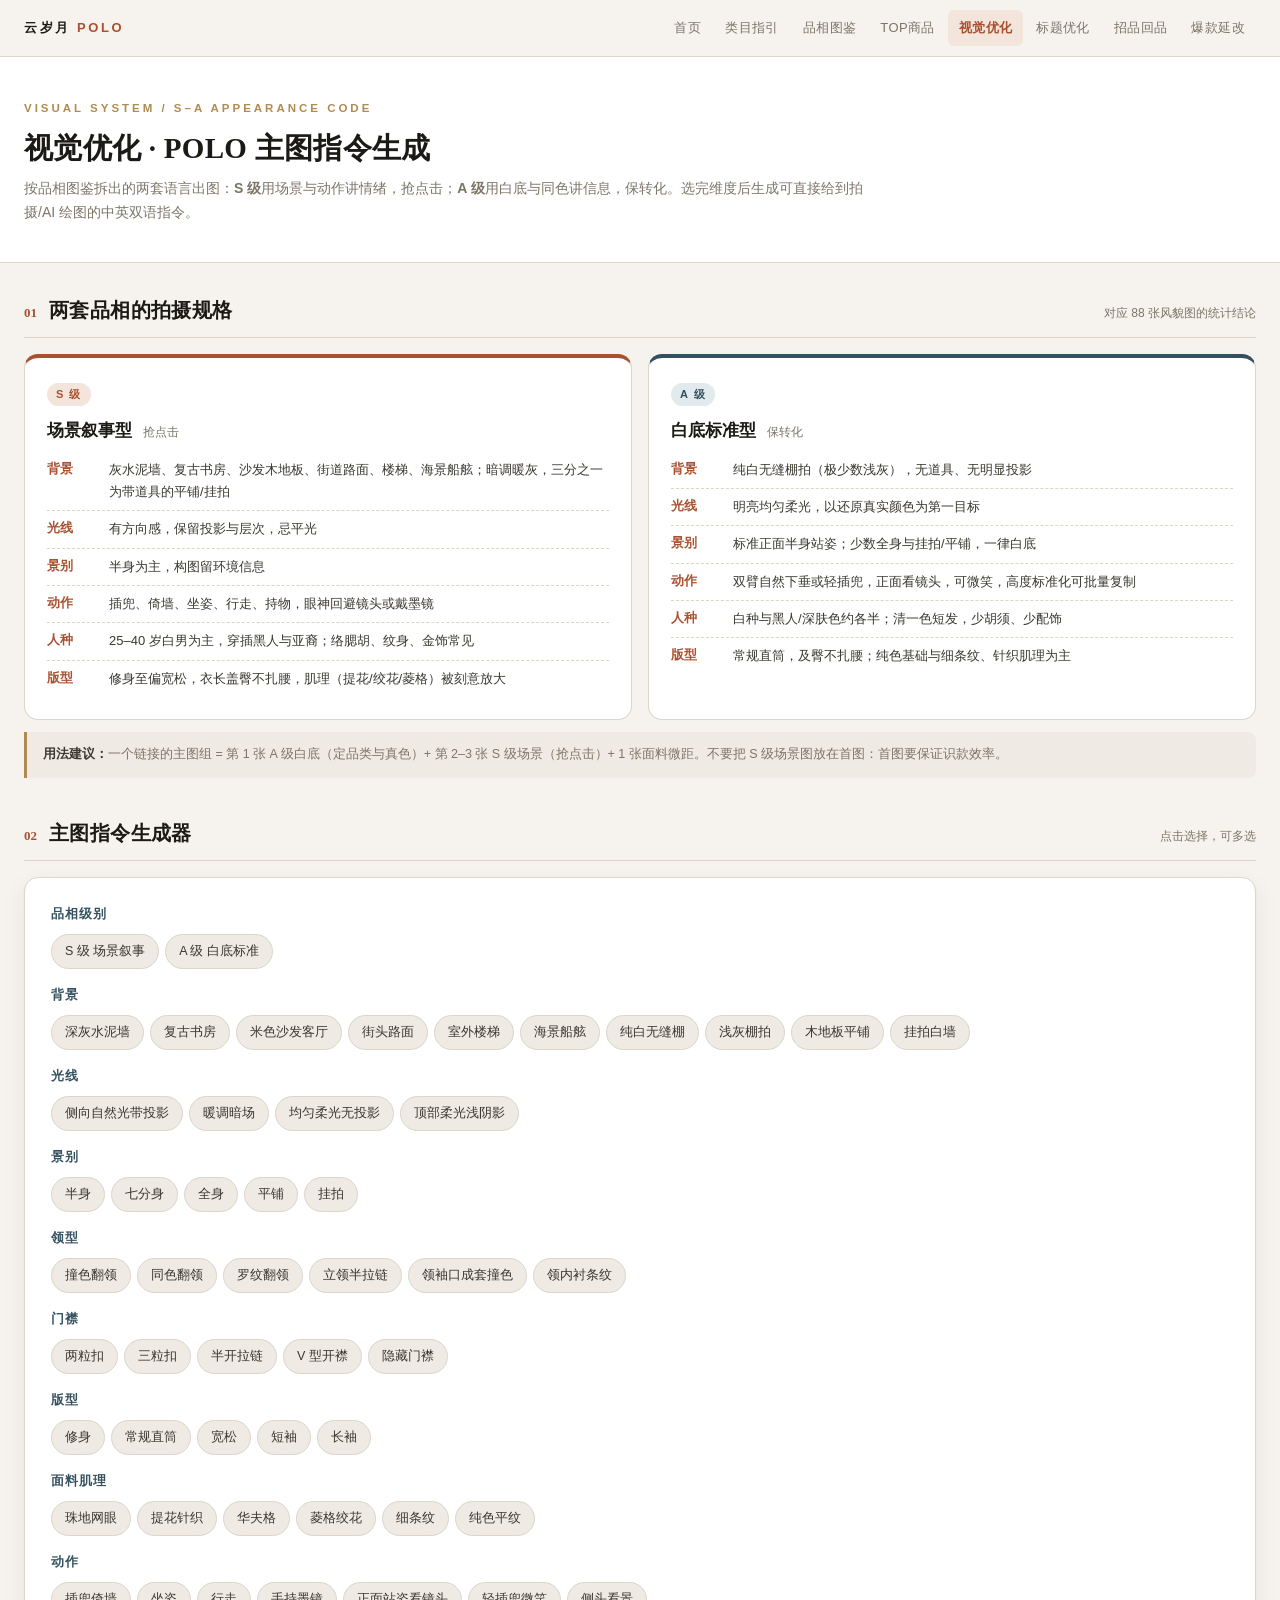
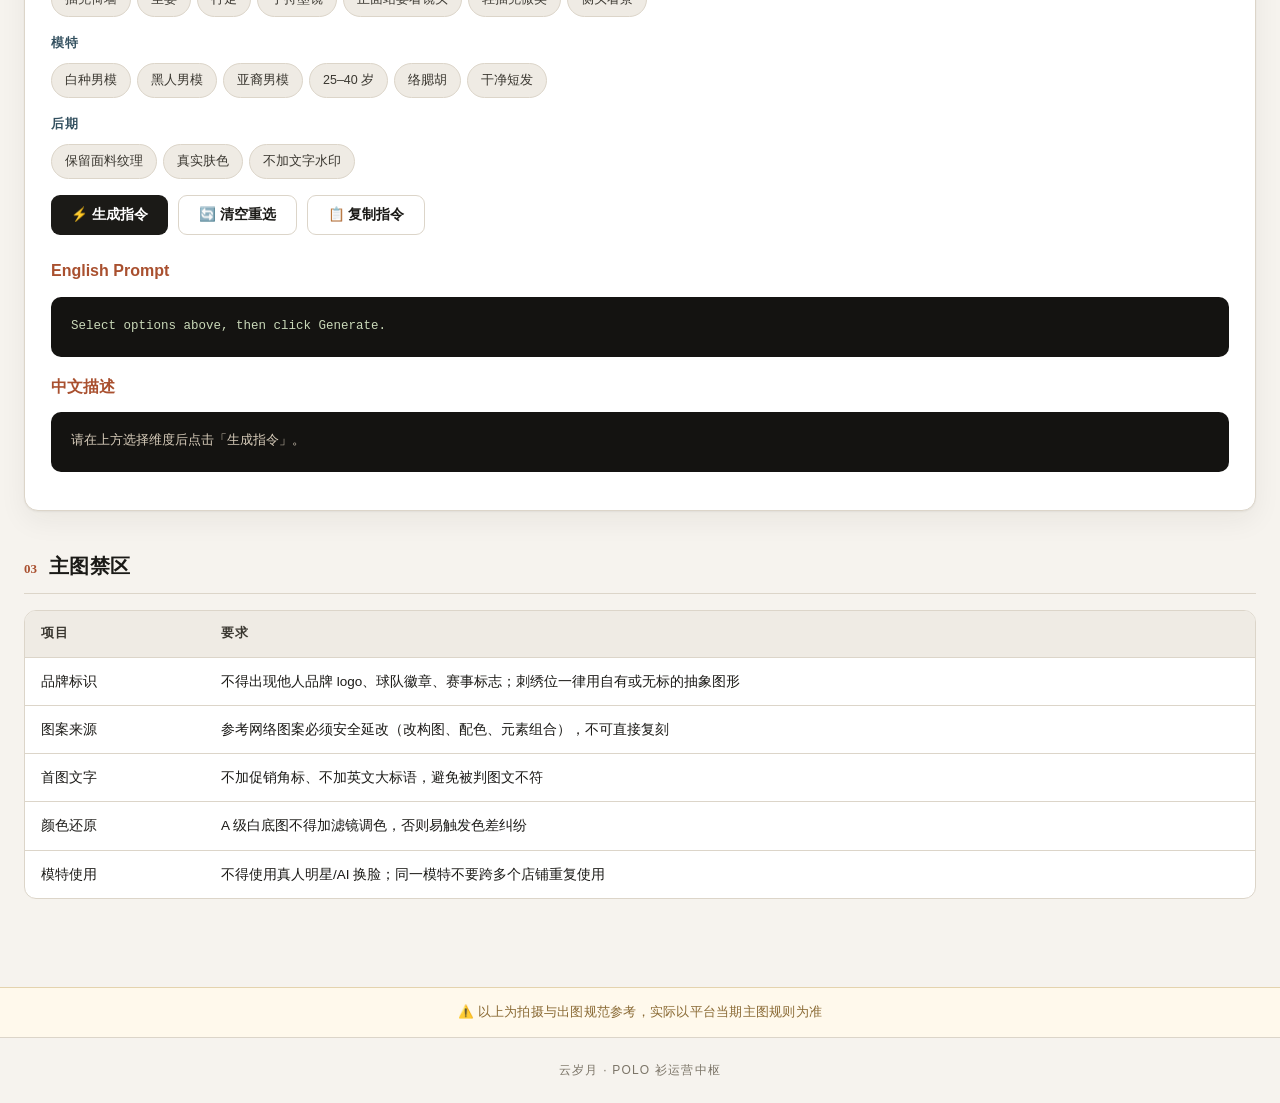
<file: visual.html>
<!DOCTYPE html>
<html lang="zh-CN">
<head>
<meta charset="UTF-8">
<meta name="viewport" content="width=device-width,initial-scale=1.0">
<title>视觉优化 · POLO 主图指令</title>
<link rel="stylesheet" href="style.css">
</head>
<body>

<div class="ys-nav"><div class="in">
  <div class="brand">云岁月 <em>POLO</em></div>
  <div class="links">
    <a href="index.html">首页</a>
    <a href="category-guide.html">类目指引</a>
    <a href="appearance.html">品相图鉴</a>
    <a href="top-goods.html">TOP商品</a>
    <a href="visual.html" class="on">视觉优化</a>
    <a href="title.html">标题优化</a>
    <a href="recruit.html">招品回品</a>
    <a href="ideas.html">爆款延改</a>
  </div>
</div></div>

<div class="page-head"><div class="in">
  <div class="kicker">Visual System / S–A Appearance Code</div>
  <h1 class="serif">视觉优化 · POLO 主图指令生成</h1>
  <p class="lead">按品相图鉴拆出的两套语言出图：<b>S 级</b>用场景与动作讲情绪，抢点击；<b>A 级</b>用白底与同色讲信息，保转化。选完维度后生成可直接给到拍摄/AI 绘图的中英双语指令。</p>
</div></div>

<div class="container">

  <div class="section">
    <div class="section-title"><span class="no">01</span><h2>两套品相的拍摄规格</h2><span class="hint">对应 88 张风貌图的统计结论</span></div>
    <div class="duo">
      <div class="panel s">
        <span class="tag">S 级</span>
        <h3>场景叙事型 <span>抢点击</span></h3>
        <ul class="feats">
          <li><b>背景</b><span>灰水泥墙、复古书房、沙发木地板、街道路面、楼梯、海景船舷；暗调暖灰，三分之一为带道具的平铺/挂拍</span></li>
          <li><b>光线</b><span>有方向感，保留投影与层次，忌平光</span></li>
          <li><b>景别</b><span>半身为主，构图留环境信息</span></li>
          <li><b>动作</b><span>插兜、倚墙、坐姿、行走、持物，眼神回避镜头或戴墨镜</span></li>
          <li><b>人种</b><span>25–40 岁白男为主，穿插黑人与亚裔；络腮胡、纹身、金饰常见</span></li>
          <li><b>版型</b><span>修身至偏宽松，衣长盖臀不扎腰，肌理（提花/绞花/菱格）被刻意放大</span></li>
        </ul>
      </div>
      <div class="panel a">
        <span class="tag">A 级</span>
        <h3>白底标准型 <span>保转化</span></h3>
        <ul class="feats">
          <li><b>背景</b><span>纯白无缝棚拍（极少数浅灰），无道具、无明显投影</span></li>
          <li><b>光线</b><span>明亮均匀柔光，以还原真实颜色为第一目标</span></li>
          <li><b>景别</b><span>标准正面半身站姿；少数全身与挂拍/平铺，一律白底</span></li>
          <li><b>动作</b><span>双臂自然下垂或轻插兜，正面看镜头，可微笑，高度标准化可批量复制</span></li>
          <li><b>人种</b><span>白种与黑人/深肤色约各半；清一色短发，少胡须、少配饰</span></li>
          <li><b>版型</b><span>常规直筒，及臀不扎腰；纯色基础与细条纹、针织肌理为主</span></li>
        </ul>
      </div>
    </div>
    <div class="note" style="margin-top:12px">
      <b>用法建议：</b>一个链接的主图组 = 第 1 张 A 级白底（定品类与真色）+ 第 2–3 张 S 级场景（抢点击）+ 1 张面料微距。不要把 S 级场景图放在首图：首图要保证识款效率。
    </div>
  </div>

  <div class="section">
    <div class="section-title"><span class="no">02</span><h2>主图指令生成器</h2><span class="hint">点击选择，可多选</span></div>
    <div class="card">
      <div id="optArea"></div>
      <div style="display:flex;gap:10px;flex-wrap:wrap;margin-top:6px">
        <button class="btn" onclick="genPrompt()">⚡ 生成指令</button>
        <button class="btn btn-outline" onclick="clearAll()">🔄 清空重选</button>
        <button class="btn btn-outline" onclick="copyPrompt()">📋 复制指令</button>
      </div>
      <h3 style="margin-top:22px">English Prompt</h3>
      <div class="prompt-box" id="outEN">Select options above, then click Generate.</div>
      <h3>中文描述</h3>
      <div class="prompt-box" id="outCN" style="color:#D8CDBB">请在上方选择维度后点击「生成指令」。</div>
    </div>
  </div>

  <div class="section">
    <div class="section-title"><span class="no">03</span><h2>主图禁区</h2></div>
    <div class="tablewrap">
      <table>
        <thead><tr><th style="width:180px">项目</th><th>要求</th></tr></thead>
        <tbody>
          <tr><td>品牌标识</td><td>不得出现他人品牌 logo、球队徽章、赛事标志；刺绣位一律用自有或无标的抽象图形</td></tr>
          <tr><td>图案来源</td><td>参考网络图案必须安全延改（改构图、配色、元素组合），不可直接复刻</td></tr>
          <tr><td>首图文字</td><td>不加促销角标、不加英文大标语，避免被判图文不符</td></tr>
          <tr><td>颜色还原</td><td>A 级白底图不得加滤镜调色，否则易触发色差纠纷</td></tr>
          <tr><td>模特使用</td><td>不得使用真人明星/AI 换脸；同一模特不要跨多个店铺重复使用</td></tr>
        </tbody>
      </table>
    </div>
  </div>

</div>

<div class="disclaimer">⚠️ 以上为拍摄与出图规范参考，实际以平台当期主图规则为准</div>
<div class="footer">云岁月 · POLO 衫运营中枢</div>

<script>
var GROUPS = [
  {key:'level', label:'品相级别', items:[
    ['S 级 场景叙事','S-level editorial look, lifestyle context','S 级：场景叙事，氛围优先'],
    ['A 级 白底标准','A-level standard white-background studio shot','A 级：纯白背景标准信息图']
  ]},
  {key:'bg', label:'背景', items:[
    ['深灰水泥墙','dark grey concrete wall texture','深灰水泥墙'],
    ['复古书房','vintage study room with bookshelves and warm lamp','复古书房'],
    ['米色沙发客厅','beige fabric sofa in a warm living room','米色沙发客厅'],
    ['街头路面','city street pavement as backdrop','城市街道路面'],
    ['室外楼梯','outdoor stone staircase','室外石阶'],
    ['海景船舷','seaside yacht deck railing','海景船舷'],
    ['纯白无缝棚','pure white seamless studio background','纯白无缝棚'],
    ['浅灰棚拍','light grey studio background','浅灰影棚'],
    ['木地板平铺','flat lay on light oak wooden floor','木地板平铺'],
    ['挂拍白墙','hanging shot on a white wall','白墙挂拍']
  ]},
  {key:'light', label:'光线', items:[
    ['侧向自然光带投影','directional side daylight with soft cast shadows','侧向自然光，留有投影'],
    ['暖调暗场','warm low-key lighting with deep shadows','暖调暗场光'],
    ['均匀柔光无投影','even softbox lighting, no visible shadow','均匀柔光，无投影'],
    ['顶部柔光浅阴影','top soft light with subtle shadow','顶部柔光带浅影']
  ]},
  {key:'frame', label:'景别', items:[
    ['半身','half-body framing, waist up','半身'],
    ['七分身','three-quarter length framing','七分身'],
    ['全身','full body standing shot','全身'],
    ['平铺','flat lay top-down view','平铺'],
    ['挂拍','hanging garment shot','挂拍']
  ]},
  {key:'collar', label:'领型', items:[
    ['撞色翻领','contrast-colour polo collar','撞色翻领'],
    ['同色翻领','self-colour polo collar','同色翻领'],
    ['罗纹翻领','ribbed knit polo collar','罗纹翻领'],
    ['立领半拉链','stand collar with quarter-zip','立领半拉链'],
    ['领袖口成套撞色','contrast collar and cuffs in a matching set','领口袖口成套撞色'],
    ['领内衬条纹','striped inner collar band','领内衬条纹']
  ]},
  {key:'placket', label:'门襟', items:[
    ['两粒扣','two-button placket','两粒扣'],
    ['三粒扣','three-button placket','三粒扣'],
    ['半开拉链','quarter-zip placket','半开拉链'],
    ['V 型开襟','V-neck open placket','V 型开襟'],
    ['隐藏门襟','hidden placket','隐藏门襟']
  ]},
  {key:'fit', label:'版型', items:[
    ['修身','slim fit','修身'],
    ['常规直筒','regular straight fit','常规直筒'],
    ['宽松','relaxed fit','宽松'],
    ['短袖','short sleeve','短袖'],
    ['长袖','long sleeve','长袖']
  ]},
  {key:'fabric', label:'面料肌理', items:[
    ['珠地网眼','pique mesh texture','珠地网眼'],
    ['提花针织','jacquard knit pattern','提花针织'],
    ['华夫格','waffle knit texture','华夫格'],
    ['菱格绞花','argyle cable knit','菱格绞花'],
    ['细条纹','fine yarn-dyed stripe','细条纹'],
    ['纯色平纹','solid jersey knit','纯色平纹']
  ]},
  {key:'pose', label:'动作', items:[
    ['插兜倚墙','leaning against the wall with hands in pockets','插兜倚墙'],
    ['坐姿','seated on a sofa, relaxed posture','坐姿'],
    ['行走','mid-stride walking motion','行走'],
    ['手持墨镜','holding sunglasses in one hand','手持墨镜'],
    ['正面站姿看镜头','standing front-facing, looking into the camera','正面站姿看镜头'],
    ['轻插兜微笑','one hand lightly in pocket, subtle smile','轻插兜微笑'],
    ['侧头看景','head turned away, looking off camera','侧头看景']
  ]},
  {key:'model', label:'模特', items:[
    ['白种男模','Caucasian male model','白种男模'],
    ['黑人男模','Black male model','黑人男模'],
    ['亚裔男模','Asian male model','亚裔男模'],
    ['25–40 岁','aged 25 to 40','25–40 岁'],
    ['络腮胡','well-groomed beard','络腮胡'],
    ['干净短发','clean short haircut','干净短发']
  ]},
  {key:'retouch', label:'后期', items:[
    ['保留面料纹理','keep fabric texture visible, no over-smoothing','保留面料纹理'],
    ['真实肤色','natural skin tone, no heavy retouch','真实肤色'],
    ['不加文字水印','no text, no watermark, no logo','不加文字水印']
  ]}
];

var sel = {};

(function init(){
  var area = document.getElementById('optArea');
  GROUPS.forEach(function(g){
    sel[g.key] = [];
    var wrap = document.createElement('div');
    wrap.className = 'option-group';
    var h = document.createElement('h4');
    h.textContent = g.label;
    wrap.appendChild(h);
    var tags = document.createElement('div');
    tags.className = 'option-tags';
    g.items.forEach(function(it){
      var t = document.createElement('span');
      t.className = 'option-tag';
      t.textContent = it[0];
      t.onclick = function(){
        var i = sel[g.key].indexOf(it[0]);
        if(i >= 0){ sel[g.key].splice(i,1); t.classList.remove('selected'); }
        else { sel[g.key].push(it[0]); t.classList.add('selected'); }
      };
      tags.appendChild(t);
    });
    wrap.appendChild(tags);
    area.appendChild(wrap);
  });
})();

function pick(key){
  var g = GROUPS.filter(function(x){return x.key===key})[0];
  return sel[key].map(function(name){
    var it = g.items.filter(function(i){return i[0]===name})[0];
    return it || [name, name, name];
  });
}

function genPrompt(){
  var isA = sel.level.indexOf('A 级 白底标准') >= 0;
  var L = [];
  var bg = pick('bg'), light = pick('light'), frame = pick('frame'),
      collar = pick('collar'), placket = pick('placket'), fit = pick('fit'),
      fabric = pick('fabric'), pose = pick('pose'), model = pick('model'), retouch = pick('retouch');

  L.push('Product photography for a men\'s polo shirt listing.');
  if(bg.length) L.push('Background: ' + bg.map(function(x){return x[1]}).join('; ') + '.');
  else L.push(isA ? 'Background: pure white seamless studio background.' : 'Background: contextual lifestyle set.');
  if(light.length) L.push('Lighting: ' + light.map(function(x){return x[1]}).join('; ') + '.');
  if(frame.length) L.push('Framing: ' + frame.map(function(x){return x[1]}).join('; ') + '.');
  var subj = [];
  if(model.length) subj.push(model.map(function(x){return x[1]}).join(', '));
  if(pose.length) subj.push(pose.map(function(x){return x[1]}).join(', '));
  L.push('Subject: ' + (subj.length ? subj.join(', ') : 'male model') + '.');
  var wear = [];
  if(collar.length) wear.push(collar.map(function(x){return x[1]}).join(', '));
  if(placket.length) wear.push(placket.map(function(x){return x[1]}).join(', '));
  if(fit.length) wear.push(fit.map(function(x){return x[1]}).join(', '));
  if(fabric.length) wear.push(fabric.map(function(x){return x[1]}).join(', '));
  L.push('Garment: men\'s short-sleeve polo shirt' + (wear.length ? ', ' + wear.join(', ') : '') + '.');
  L.push('Quality: high resolution e-commerce hero image, 3:4 vertical, sharp focus on collar and placket.');
  if(retouch.length) L.push(retouch.map(function(x){return x[1]}).join(', ') + '.');
  document.getElementById('outEN').textContent = L.join('\n');

  var C = [];
  C.push('男士 POLO 衫商品拍摄。');
  if(bg.length) C.push('背景：' + bg.map(function(x){return x[2]}).join('、') + '。');
  else C.push(isA ? '背景：纯白无缝影棚。' : '背景：真实或半景环境。');
  if(light.length) C.push('光线：' + light.map(function(x){return x[2]}).join('、') + '。');
  if(frame.length) C.push('景别：' + frame.map(function(x){return x[2]}).join('、') + '。');
  var s2 = [];
  if(model.length) s2.push(model.map(function(x){return x[2]}).join('、'));
  if(pose.length) s2.push(pose.map(function(x){return x[2]}).join('、'));
  C.push('主体：' + (s2.length ? s2.join('，') : '男模') + '。');
  var w2 = [];
  if(collar.length) w2.push(collar.map(function(x){return x[2]}).join('、'));
  if(placket.length) w2.push(placket.map(function(x){return x[2]}).join('、'));
  if(fit.length) w2.push(fit.map(function(x){return x[2]}).join('、'));
  if(fabric.length) w2.push(fabric.map(function(x){return x[2]}).join('、'));
  C.push('服装：男士短袖 POLO 衫' + (w2.length ? '，' + w2.join('、') : '') + '。');
  C.push('要求：高清电商主图，3:4 竖版，领口与门襟对焦清晰。');
  if(retouch.length) C.push(retouch.map(function(x){return x[2]}).join('、') + '。');
  document.getElementById('outCN').textContent = C.join('\n');
}

function clearAll(){
  sel = {};
  document.querySelectorAll('.option-tag.selected').forEach(function(t){ t.classList.remove('selected'); });
  document.getElementById('outEN').textContent = 'Select options above, then click Generate.';
  document.getElementById('outCN').textContent = '请在上方选择维度后点击「生成指令」。';
}

function copyPrompt(){
  var txt = document.getElementById('outEN').textContent + '\n---\n' + document.getElementById('outCN').textContent;
  if(navigator.clipboard){ navigator.clipboard.writeText(txt); }
  else { var ta=document.createElement('textarea'); ta.value=txt; document.body.appendChild(ta); ta.select(); document.execCommand('copy'); document.body.removeChild(ta); }
}
</script>
</body>
</html>
</file>
<file: style.css>
/* ===== 云岁月 · POLO 衫运营中枢 ===== */
:root{
  --paper:#F6F3EE; --paper2:#EFEBE4; --panel:#FFFFFF;
  --ink:#1B1A17; --ink2:#3A3730; --muted:#7C7568; --line:#DCD5C9;
  --rust:#A9502F; --rust-soft:#F3E4DC; --slate:#33505F; --slate-soft:#E3EAEE;
  --gold:#B08B4F; --green:#3F6B4E; --green-soft:#E6EEE7;
  --shadow:0 1px 2px rgba(27,26,23,.05),0 10px 28px rgba(27,26,23,.06);
}
*{margin:0;padding:0;box-sizing:border-box}
body{
  background:var(--paper);color:var(--ink);line-height:1.72;font-size:15px;
  font-family:"PingFang SC","Hiragino Sans GB","Microsoft YaHei",-apple-system,BlinkMacSystemFont,"Segoe UI",sans-serif;
  -webkit-font-smoothing:antialiased;
}
a{text-decoration:none;color:inherit}
img{max-width:100%}
.serif{font-family:Georgia,"Times New Roman","Songti SC","Noto Serif SC",serif}

/* ---------- 顶部导航 ---------- */
.ys-nav{position:sticky;top:0;z-index:900;background:rgba(246,243,238,.94);
  backdrop-filter:blur(10px);border-bottom:1px solid var(--line)}
.ys-nav .in{max-width:1320px;margin:0 auto;padding:0 24px;height:56px;display:flex;align-items:center;gap:26px}
.ys-nav .brand{font-size:13px;letter-spacing:.2em;font-weight:700;white-space:nowrap}
.ys-nav .brand em{color:var(--rust);font-style:normal}
.ys-nav .links{margin-left:auto;display:flex;gap:2px;flex-wrap:wrap}
.ys-nav .links a{font-size:13px;color:var(--muted);padding:7px 11px;border-radius:6px;letter-spacing:.03em;transition:.18s}
.ys-nav .links a:hover{color:var(--ink);background:var(--paper2)}
.ys-nav .links a.on{color:var(--rust);font-weight:600;background:var(--rust-soft)}
@media(max-width:900px){
  .ys-nav .in{height:auto;padding:10px 16px;flex-direction:column;align-items:flex-start;gap:6px}
  .ys-nav .links{margin-left:0}
}

/* ---------- 页面头 ---------- */
.page-head{background:var(--panel);border-bottom:1px solid var(--line);padding:42px 24px 38px}
.page-head .in{max-width:1320px;margin:0 auto}
.kicker{font-size:11.5px;letter-spacing:.26em;color:var(--gold);font-weight:600;text-transform:uppercase}
.page-head h1{font-size:29px;line-height:1.35;margin:10px 0 8px;letter-spacing:.01em}
.page-head .lead{color:var(--muted);font-size:14px;max-width:840px}

.container{max-width:1320px;margin:0 auto;padding:30px 24px 20px}
.section{margin-bottom:38px}
.section-title{display:flex;align-items:baseline;gap:12px;margin-bottom:16px;padding-bottom:10px;border-bottom:1px solid var(--line);flex-wrap:wrap}
.section-title h2{font-size:20px;letter-spacing:.02em}
.section-title .no{font-family:Georgia,serif;font-size:13px;color:var(--rust);font-weight:700}
.section-title .hint{margin-left:auto;font-size:12px;color:var(--muted)}

/* ---------- 卡片 ---------- */
.card{background:var(--panel);border:1px solid var(--line);border-radius:14px;padding:26px;box-shadow:var(--shadow);margin-bottom:18px}
.card h2{font-size:19px;margin-bottom:12px}
.card h3{font-size:16px;color:var(--rust);margin:16px 0 8px}
.card p{color:var(--ink2);font-size:14px}

/* ---------- 统计 ---------- */
.stats{display:grid;grid-template-columns:repeat(auto-fit,minmax(140px,1fr));gap:14px;margin-top:26px}
.stat{background:var(--panel);border:1px solid var(--line);border-radius:12px;padding:18px 14px;text-align:center}
.stat .n{font-family:Georgia,serif;font-size:29px;font-weight:700;color:var(--rust);line-height:1.2}
.stat .l{font-size:12px;color:var(--muted);margin-top:4px;letter-spacing:.06em}

/* ---------- 入口卡 ---------- */
.entrance-grid{display:grid;grid-template-columns:repeat(auto-fit,minmax(228px,1fr));gap:16px}
.entrance-card{display:block;background:var(--panel);border:1px solid var(--line);border-radius:14px;padding:24px 20px;transition:.22s;box-shadow:var(--shadow)}
.entrance-card:hover{transform:translateY(-4px);border-color:var(--rust);box-shadow:0 14px 30px rgba(169,80,47,.14)}
.entrance-card .icon{font-size:25px;margin-bottom:10px}
.entrance-card .title{font-size:16px;font-weight:700}
.entrance-card .desc{font-size:12.5px;color:var(--muted);margin-top:6px;line-height:1.6}
.entrance-card .tagline{display:inline-block;margin-top:12px;font-size:11px;letter-spacing:.08em;color:var(--rust);background:var(--rust-soft);padding:2px 9px;border-radius:20px}

/* ---------- 标签页 ---------- */
.tabs{display:flex;gap:6px;flex-wrap:wrap;margin-bottom:18px}
.tab{padding:8px 15px;font-size:13px;color:var(--ink2);background:var(--panel);border:1px solid var(--line);border-radius:999px;cursor:pointer;transition:.18s;white-space:nowrap}
.tab:hover{border-color:var(--rust);color:var(--rust)}
.tab.active{background:var(--rust);border-color:var(--rust);color:#fff;font-weight:600}

/* ---------- 路径卡 ---------- */
.path-card{background:var(--panel);border:1px solid var(--line);border-radius:12px;padding:15px 18px;margin-bottom:10px;display:flex;align-items:center;gap:14px;transition:.18s}
.path-card:hover{border-color:var(--rust);box-shadow:0 6px 18px rgba(169,80,47,.1)}
.path-no{font-family:Georgia,serif;font-size:13px;color:var(--gold);font-weight:700;min-width:24px}
.path-main{flex:1;min-width:0}
.path-text{font-size:13.5px;color:var(--ink);word-break:break-all;line-height:1.6}
.path-meta{display:flex;gap:6px;flex-wrap:wrap;margin-bottom:6px}
.badge{display:inline-block;font-size:11px;padding:1px 9px;border-radius:20px;letter-spacing:.04em;font-weight:600}
.b-fashion{background:var(--rust-soft);color:var(--rust)}
.b-golf{background:var(--green-soft);color:var(--green)}
.b-tennis{background:var(--slate-soft);color:var(--slate)}
.b-team{background:#EFE7DA;color:#8A6A34}
.b-outdoor{background:#E6EDF1;color:#33505F}
.b-fitness{background:#EDE4EF;color:#6B4670}
.b-novelty{background:#F7E8E2;color:#C0642F}
.b-active{background:#E8EAE4;color:#4F5B45}
.b-free{background:#1B1A17;color:#F6F3EE}
.b-season{background:transparent;color:var(--muted);border:1px solid var(--line);font-weight:400}
.copy-btn{padding:7px 13px;font-size:12px;background:var(--ink);color:#fff;border:none;border-radius:7px;cursor:pointer;white-space:nowrap;transition:.2s;font-weight:600}
.copy-btn:hover{background:var(--rust)}
.copy-btn.copied{background:var(--green)}
@media(max-width:640px){
  .path-card{flex-wrap:wrap}
  .copy-btn{width:100%}
}

/* ---------- 表格 ---------- */
.tablewrap{overflow-x:auto;border:1px solid var(--line);border-radius:12px;background:var(--panel)}
table{width:100%;border-collapse:collapse;font-size:13.5px;min-width:640px}
th,td{padding:12px 16px;text-align:left;border-bottom:1px solid var(--line);vertical-align:top}
th{background:var(--paper2);font-size:12.5px;letter-spacing:.06em;color:var(--ink2);font-weight:700}
tr:last-child td{border-bottom:none}

/* ---------- 双栏品相对照 ---------- */
.duo{display:grid;grid-template-columns:1fr 1fr;gap:16px}
@media(max-width:900px){.duo{grid-template-columns:1fr}}
.panel{border:1px solid var(--line);border-radius:14px;padding:22px;background:var(--panel)}
.panel.s{border-top:4px solid var(--rust)}
.panel.a{border-top:4px solid var(--slate)}
.panel .tag{font-size:11px;letter-spacing:.14em;font-weight:700;padding:2px 9px;border-radius:20px;display:inline-block}
.panel.s .tag{background:var(--rust-soft);color:var(--rust)}
.panel.a .tag{background:var(--slate-soft);color:var(--slate)}
.panel h3{font-size:17px;margin:10px 0 6px}
.panel h3 span{font-size:12px;color:var(--muted);font-weight:400;margin-left:6px}
.panel .sum{font-size:13px;color:var(--muted);margin-bottom:12px}
.feats{list-style:none}
.feats li{display:flex;gap:10px;padding:7px 0;border-bottom:1px dashed var(--line);font-size:13px}
.feats li:last-child{border-bottom:none}
.feats li b{color:var(--rust);min-width:52px;flex-shrink:0;font-size:12.5px}
.feats li span{color:var(--ink2)}

/* ---------- 合规 ---------- */

/* ---------- 提示条 ---------- */
.note{background:var(--paper2);border-left:3px solid var(--gold);border-radius:0 8px 8px 0;padding:12px 16px;font-size:12.5px;color:var(--muted);line-height:1.75}
.note b{color:var(--ink2)}

/* ---------- 选项标签 ---------- */
.option-group{margin-bottom:16px}
.option-group h4{font-size:12.5px;letter-spacing:.08em;color:var(--slate);margin-bottom:8px;font-weight:700}
.option-tags{display:flex;flex-wrap:wrap;gap:6px}
.option-tag{padding:6px 13px;background:var(--paper2);border:1px solid var(--line);border-radius:20px;font-size:12.5px;cursor:pointer;transition:.18s;color:var(--ink2)}
.option-tag:hover{border-color:var(--rust);color:var(--rust)}
.option-tag.selected{background:var(--ink);color:#F6F3EE;border-color:var(--ink);font-weight:600}
.prompt-box{background:#141311;color:#C9D8B8;padding:18px 20px;border-radius:10px;font-family:"SFMono-Regular",Consolas,monospace;font-size:12.5px;line-height:1.9;margin:12px 0;white-space:pre-wrap;word-break:break-word;min-height:56px}
.title-result{background:#FFF9EC;border:1px solid #E4D3AE;border-radius:10px;padding:14px 16px;margin:10px 0}
.title-result .cn{font-size:15px;font-weight:700;color:var(--ink)}
.title-result .en{font-size:12.5px;color:var(--muted);font-style:italic;margin-top:4px;line-height:1.7}

/* ---------- 关键词卡 ---------- */
.kw-section{margin-bottom:18px}
.kw-section h4{font-size:12.5px;color:var(--slate);letter-spacing:.08em;margin-bottom:8px;display:flex;gap:8px;align-items:center}
.kw-section h4 .count{font-size:11px;color:var(--muted);font-weight:400;background:var(--paper2);padding:0 7px;border-radius:20px}
.kw-grid{display:grid;grid-template-columns:repeat(auto-fill,minmax(148px,1fr));gap:8px}
.kw-card{background:var(--panel);border:1px solid var(--line);border-radius:9px;padding:9px 11px;cursor:pointer;transition:.16s}
.kw-card:hover{border-color:var(--rust)}
.kw-card.selected{background:var(--ink);border-color:var(--ink)}
.kw-card.selected .kw-en,.kw-card.selected .kw-cn{color:#F6F3EE}
.kw-en{display:block;font-size:12.5px;font-weight:600;color:var(--ink)}
.kw-cn{display:block;font-size:11px;color:var(--muted);margin-top:2px}

/* ---------- 按钮 ---------- */
.btn{display:inline-block;padding:10px 20px;background:var(--ink);color:#fff;border:none;border-radius:9px;font-size:13.5px;font-weight:600;cursor:pointer;transition:.2s}
.btn:hover{background:var(--rust);transform:translateY(-1px)}
.btn-outline{background:transparent;color:var(--ink);border:1px solid var(--line)}
.btn-outline:hover{background:var(--paper2);color:var(--rust);border-color:var(--rust)}

/* ---------- 页脚 ---------- */
.disclaimer{text-align:center;padding:14px 20px;color:#8A6A34;font-size:12.5px;background:#FFF9EC;border-top:1px solid #E4D3AE;margin-top:30px;letter-spacing:.02em}
.footer{text-align:center;padding:22px;color:var(--muted);font-size:12px;background:var(--paper);border-top:1px solid var(--line);letter-spacing:.1em}

/* ---------- 图片缩放遮罩 ---------- */
.img-zoom-overlay{display:none;position:fixed;inset:0;background:rgba(20,19,17,.9);z-index:9999;justify-content:center;align-items:center;cursor:zoom-out}
.img-zoom-overlay.active{display:flex}
.img-zoom-overlay img{max-width:90%;max-height:90%;border-radius:6px}
.img-zoom-close{position:absolute;top:18px;right:28px;color:#F6F3EE;font-size:34px;cursor:pointer;line-height:1}

/* ---------- 网格图 ---------- */
.grid{display:grid;grid-template-columns:repeat(auto-fill,minmax(170px,1fr));gap:12px}
.grid img{width:100%;border-radius:8px;cursor:pointer;transition:transform .25s}
.grid img:hover{transform:scale(1.03)}

/* ---------- 通用汇总块 ---------- */
.summary-grid{display:grid;grid-template-columns:repeat(auto-fit,minmax(210px,1fr));gap:14px;margin-top:6px}
.summary-item{background:var(--paper2);border:1px solid var(--line);border-radius:10px;padding:16px}
.summary-item .num{font-family:Georgia,serif;font-size:13px;color:var(--rust);font-weight:700;letter-spacing:.1em}
.summary-item .title{font-size:14.5px;font-weight:700;margin:4px 0 4px}
.summary-item .desc{font-size:12px;color:var(--muted);line-height:1.7}
.info-banner{background:var(--panel);border:1px solid var(--line);border-left:4px solid var(--rust);border-radius:0 10px 10px 0;padding:16px 20px;margin-bottom:18px}
.info-banner h3{font-size:15px;margin-bottom:4px}
.info-banner p{font-size:12.5px;color:var(--muted)}

/* ---------- 词库资质标记（标题优化） ---------- */
.kw-card{position:relative}
.kw-req{display:inline-block;margin-top:6px;font-size:10px;font-weight:700;letter-spacing:.05em;
  color:#8A5A12;background:#FBEFD6;border:1px solid #E8C98A;border-radius:999px;padding:1px 8px;line-height:1.6}
.kw-card.selected .kw-req{color:#F6E3BE;background:#4A3B22;border-color:#7A6238}
.kw-tip{margin:14px 0 2px;padding:11px 14px;background:var(--rust-soft);border-left:3px solid var(--rust);
  border-radius:0 8px 8px 0;font-size:12.5px;color:#7A3B22;line-height:1.8}
.kw-tip b{color:var(--rust)}

/* ---------- 大码 / 改名备注（类目指引） ---------- */
.b-plus{background:#F6E7EA;color:#8A3B52}
.b-note{background:transparent;color:var(--gold);border:1px dashed var(--gold);font-weight:600}
.path-sub{font-size:12px;color:var(--muted);margin-top:6px;line-height:1.7}

/* ---------- 路径对接人标注（类目指引） ---------- */
.path-owner{display:flex;flex-wrap:wrap;align-items:center;gap:8px;margin-top:9px;padding:5px 10px;
  font-size:12px;color:var(--rust);background:var(--rust-soft);border-radius:7px;line-height:1.7;width:fit-content}
.path-owner b{font-weight:700;letter-spacing:.01em}
.path-owner .vx{color:var(--muted);font-family:ui-monospace,SFMono-Regular,Menlo,Consolas,monospace;font-size:11.5px}

/* ---------- 首页速览表的对接人小注 ---------- */
.owner-inline{display:inline-block;margin-top:4px;font-size:11.5px;color:var(--rust);letter-spacing:.02em}
</file>
